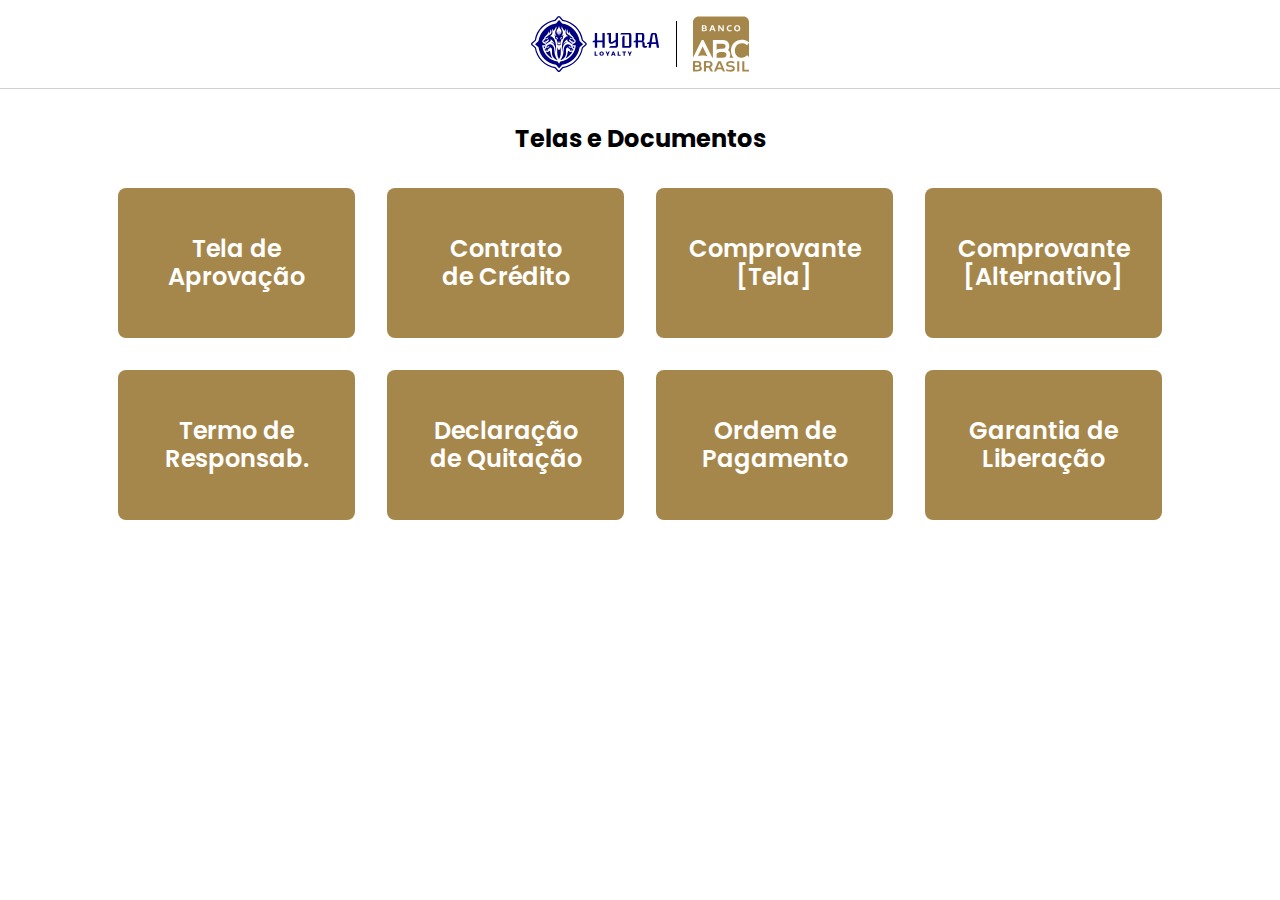
<file: index.html>
<!doctype html>
<html>
    
<head>
    <meta charset="utf-8">
    <title>WebDOCs - ABC</title>
    <link rel="stylesheet" href="estilos/central.css">
    <link rel="icon" href="favicon.png">
</head>
	
<body>
	<header>
		<div class="header">
			<img src="recursos/hydra/logo.svg" alt="Hydra" style="height: 56px;">
			<div class="header-div"></div>
			<img src="recursos/banco/logo.svg" alt="Logo" style="height: 56px;">
		</div>
	</header>
	
	<div class="body">
		<div class="secao-titulo">Telas e Documentos</div>
		<div class="secao">
			<div class="grid-documentos">
				<a class="botao" href="tela/aprovacao">Tela de<br>Aprovação</a>
				<a class="botao" href="documento/contrato-de-credito">Contrato<br>de Crédito</a>
				<a class="botao" href="tela/comprovante">Comprovante<br>[Tela]</a>
				<a class="botao" href="documento/comprovante">Comprovante<br>[Alternativo]</a>
				<a class="botao" href="documento/termo-de-responsabilidade">Termo de<br>Responsab.</a>
				<a class="botao" href="documento/declaracao-de-quitacao">Declaração<br>de Quitação</a>
				<a class="botao" href="documento/ordem-de-pagamento">Ordem de<br>Pagamento</a>
				<a class="botao" href="documento/garantia-de-liberacao">Garantia de<br>Liberação</a>
			</div>
		</div>
	</div>
</body>
	
</html>
</file>
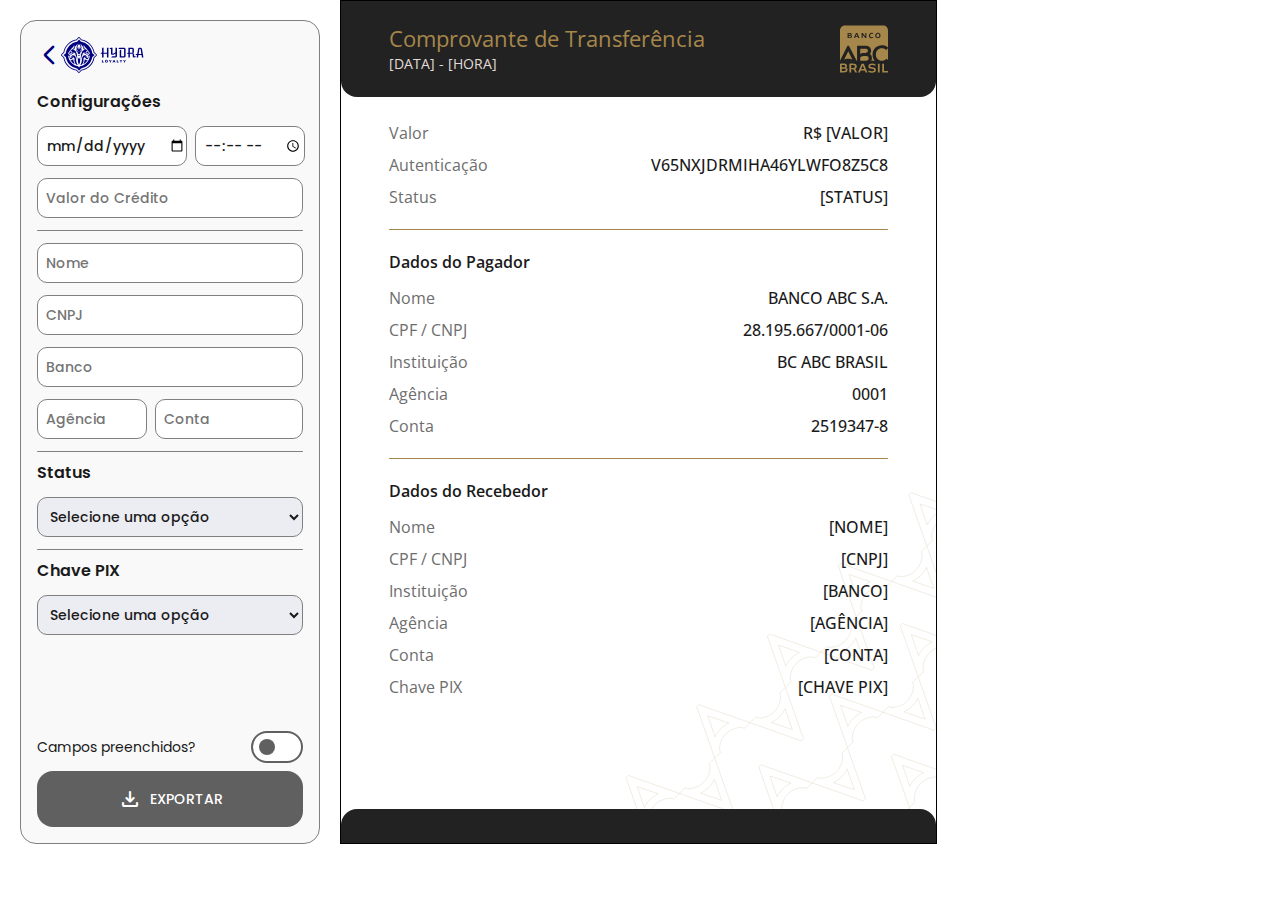
<file: documento/comprovante/index.html>
<!doctype html>
<html>
    
<head>
    <meta charset="UTF-8">
	<meta name="viewport" content="width=device-width, initial-scale=1.0">

	<link rel="icon" href="../../favicon.png">
    <title>Comprovante de Transferência</title>

	<link rel="stylesheet" href="../../estilos/config.css">
	<link rel="stylesheet" href="../../estilos/exportar.css">
	<link rel="stylesheet" href="https://fonts.googleapis.com/css2?family=Material+Symbols+Rounded:opsz,wght,FILL,GRAD@24,400,0,0">

	<link rel="stylesheet" href="../../estilos/documento.css">
</head>
	
<body>
	<div id="config">
        <header>
            <a href="../../">
                <span class="material-symbols-rounded" style="color: var(--hydra-royal);">arrow_back_ios_new</span>
                <img src="../../recursos/hydra/logo.svg" alt="LogoHydra" style="height: 36px;">
            </a>
        </header>
		
        <h1>Configurações</h1>
		<div class="itens-duplo">
			<div class="item">
				<input type="date" id="i-data">
			</div>
			<div class="item" style="min-width: 110px;">
				<input type="time" id="i-hora">
			</div>
		</div>
		<div class="item">
            <input type="text" placeholder="Valor do Crédito" id="i-valor">
        </div>
        
        <div class="divisoria"></div>
        
        <div class="item">
            <input type="text" placeholder="Nome" id="i-nome">
        </div>
		<div class="item">
            <input type="text" placeholder="CNPJ" id="i-cnpj">
        </div>
        <div class="item">
            <input type="text" placeholder="Banco" id="i-banco">
        </div>
		<div class="itens-duplo">
			<div class="item"style="min-width: 110px;">
				<input type="text" placeholder="Agência" id="i-agencia">
			</div>
			<div class="item" style="max-width: 148px;">
				<input type="text" placeholder="Conta" id="i-conta">
			</div>
		</div>
		
		<div class="divisoria"></div>

		<h1 style="margin-top: 8px">Status</h1>
		<div class="item">
			<select id="status-select" required>
				<option value="[STATUS]" disabled selected>Selecione uma opção</option>
				<option value="Efetuada">Efetuada</option>
				<option value="Concluída">Concluída</option>
				<option value="Não concluída">Não concluída</option>
				<option value="Erro na Operação">Erro na operação</option>
				<option value="Outro">Outro (editável)</option>
			</select>

			<input type="text" id="i-status" placeholder="Status" style="display: none;" required>
		</div>
		
		<div class="divisoria"></div>

		<h1 style="margin-top: 8px">Chave PIX</h1>
		<div class="item">
			<select id="pix-select" required>
				<option value="[CHAVE PIX]" disabled selected>Selecione uma opção</option>
				<option value="Não utilizada">Não</option>
				<option value="Sim">Sim (editável)</option>
			</select>
			
			<input type="text" id="i-pix" placeholder="Chave PIX" style="display: none;" required>
		</div>
		
		<div id="campos-preenchidos">
            <span>Campos preenchidos?</span>
            <label class="material-switch">
                <input id="campos-switch" type="checkbox" class="switch-principal">
                <span class="material-slider round"></span>
            </label>
        </div>
		<div id="botao-duplo">
			<button id="exportar">
				<span class="material-symbols-rounded">download</span>
				<span>EXPORTAR</span>
			</button>
		</div>
    </div>
	<div id="comprovante">
		
		<header>
			<div style="display: flex; flex-direction: column; gap: 14px;;">
				<h1 >Comprovante de Transferência</h1>
				<h2 class="data-hora">
					<span class="dh-texto" id="data">[DATA]</span>
					<span class="dh-texto">-</span>
					<span class="dh-texto" id="hora">[HORA]</span>
				</h2>
			</div>
			
			<img src="../../recursos/banco/simbolo.svg" alt="Logo" id="logo" style="height: 48px;">
		</header>
		
		<div class="conteudo">
			<div class="opcoes">
				<div class="linha">
					<h2>Valor</h2>
					<span>R$ <span id="valor">[VALOR]</span></span>
				</div>
				<div class="linha">
					<h2>Autenticação</h2>
					<span id="autenticacao">[AUTENTICAÇÃO]</span>
				</div>
				<div class="linha">
					<h2>Status</h2>
					<span id="status">[STATUS]</span>
				</div>
			</div>
			<div class="divisoria"></div>
			<h1>Dados do Pagador</h1>
			<div class="opcoes" style="margin-top: 8px">
				<div class="linha">
					<h2>Nome</h2>
					<span class="banco-razaosocialCAPS"></span>
				</div>
				<div class="linha">
					<h2>CPF / CNPJ</h2>
					<span class="banco-cnpj"></span>
				</div>
				<div class="linha">
					<h2>Instituição</h2>
					<span class="banco-comprovante"></span>
				</div>
				<div class="linha">
					<h2>Agência</h2>
					<span class="banco-agencia"></span>
				</div>
				<div class="linha">
					<h2>Conta</h2>
					<span class="banco-conta"></span>
				</div>
			</div>
			<div class="divisoria"></div>
			<h1>Dados do Recebedor</h1>
			<div class="opcoes" style="margin-top: 8px">
				<div class="linha">
					<h2>Nome</h2>
					<span id="nome">[NOME]</span>
				</div>
				<div class="linha">
					<h2>CPF / CNPJ</h2>
					<span id="cnpj">[CNPJ]</span>
				</div>
				<div class="linha">
					<h2>Instituição</h2>
					<span id="banco">[BANCO]</span>
				</div>
				<div class="linha">
					<h2>Agência</h2>
					<span id="agencia">[AGÊNCIA]</span>
				</div>
				<div class="linha">
					<h2>Conta</h2>
					<span id="conta">[CONTA]</span>
				</div>
				<div class="linha">
					<h2>Chave PIX</h2>
					<span id="pix">[CHAVE PIX]</span>
				</div>
			</div>
		</div>
		<footer></footer>
	</div>
	
	<script src="../../scripts/banco.js"></script>
	<script src="../../scripts/comprovante/autenticacao.js"></script>

	<script src="../../scripts/comprovante/data-hora.js"></script>
	<script src="../../scripts/comprovante/valor.js"></script>

	<script src="../../scripts/comprovante/cnpj.js"></script>
	<script src="../../scripts/comprovante/inputs.js"></script>

	<script src="../../scripts/comprovante/status.js"></script>
	<script src="../../scripts/comprovante/pix.js"></script>

	<script src="../../scripts/campospreenchidos.js"></script>
	<script src="../../scripts/comprovante/imprimir.js"></script>
	
	<script src="../../scripts/titulo.js"></script>
</body>
	
</html>
</file>
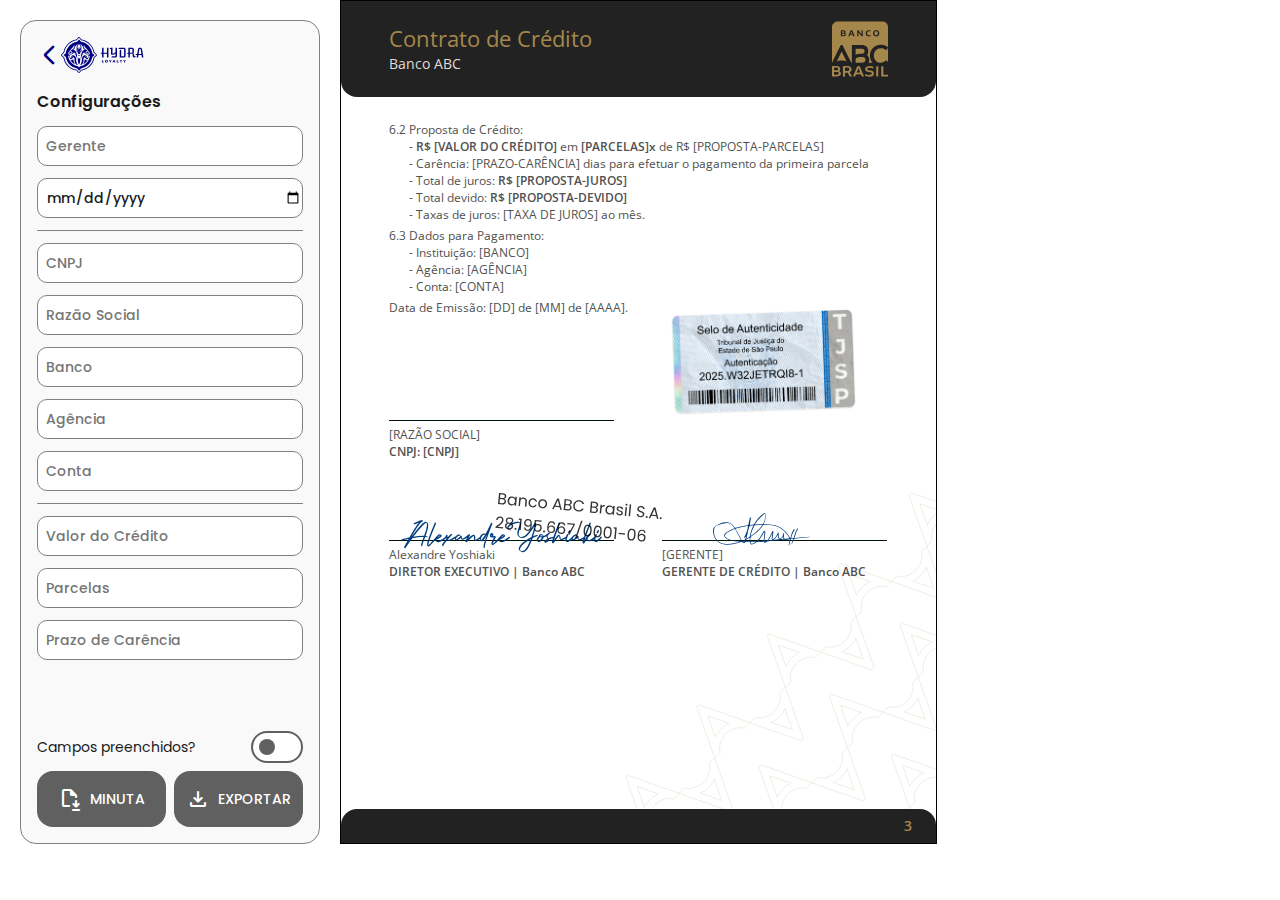
<file: documento/contrato-de-credito/index.html>
<!doctype html>
<html>
    
<head>
    <meta charset="UTF-8">
	<meta name="viewport" content="width=device-width, initial-scale=1.0">

	<link rel="icon" href="../../favicon.png">
    <title>Contrato de Crédito</title>

	<link rel="stylesheet" href="../../estilos/config.css">
	<link rel="stylesheet" href="../../estilos/exportar.css">
	<link rel="stylesheet" href="https://fonts.googleapis.com/css2?family=Material+Symbols+Rounded:opsz,wght,FILL,GRAD@24,400,0,0">

	<link rel="stylesheet" href="../../estilos/documento.css">
</head>

<body>
	<div id="contrato"></div>

	<div id="config">
        <header>
            <a href="../../">
                <span class="material-symbols-rounded" style="color: var(--hydra-royal);">arrow_back_ios_new</span>
                <img src="../../recursos/hydra/logo.svg" alt="LogoHydra" style="height: 36px;">
            </a>
        </header>
		
        <h1>Configurações</h1>
		<div class="item">
            <input type="text" placeholder="Gerente" id="i-gerente">
        </div>
		<div class="item">
            <input type="date" placeholder="00/00/0000" id="i-data">
        </div>
        
        <div class="divisoria"></div>
        
		<div class="item">
            <input type="text" placeholder="CNPJ" id="i-cnpj">
        </div>
        <div class="item">
            <input type="text" placeholder="Razão Social" id="i-razaosocial">
        </div>
        <div class="item">
            <input type="text" placeholder="Banco" id="i-banco">
        </div>
		<div class="item">
            <input type="text" placeholder="Agência" id="i-agencia">
        </div>
		<div class="item">
            <input type="text" placeholder="Conta" id="i-conta">
        </div>

		<div class="divisoria"></div>

		<div class="item">
            <input type="text" placeholder="Valor do Crédito" id="i-valor">
        </div>
		<div class="item">
            <input type="text" placeholder="Parcelas" id="i-parcelas">
        </div>
		<div class="item">
            <input type="text" placeholder="Prazo de Carência" id="i-carencia">
        </div>
		
		<div id="campos-preenchidos">
            <span>Campos preenchidos?</span>
            <label class="material-switch">
                <input id="campos-switch" type="checkbox" class="switch-principal">
                <span class="material-slider round"></span>
            </label>
        </div>
		<div id="botao-duplo">
			<button id="minuta">
				<span class="material-symbols-rounded">file_save</span>
				<span>MINUTA</span>
			</button>
			<button id="exportar">
				<span class="material-symbols-rounded">download</span>
				<span>EXPORTAR</span>
			</button>
		</div>
    </div>
	
	<div id="documento">
		
		<div id="capa">
			<header style="margin-top: 16px">
				<img src="../../recursos/banco/logo-dark.svg" alt="Logo" style="height: 72px;">
			</header>
			<div id="capa-conteudo">
				<img src="../../recursos/banco/capa-foto.png" alt="foto-capa">
				<div style="margin-left: 15px;">
					<h1>Contrato de Crédito</h1>
					<h2 class="banco-nome-ALT"></h2>
					<div style="height: 2px; width: 116px; background-color: var(--abc-principal); margin-top: 24px;"></div>
				</div>
			</div>
			<footer></footer>
		</div>

		<div class="pagina" id="pagina1">
			<header>
				<div style="display: flex; flex-direction: column; gap: 14px;">
					<h1>Contrato de Crédito</h1>
					<h2 class="banco-nome"></h2>
				</div>
				<img src="../../recursos/banco/logo.svg" alt="Logo" id="logo">
			</header>
		
			<div class="conteudo">
				<span class="texto-destaque">Termos e Condições Gerais para Contratação do <span class="banco-razaosocialCAPS"></span> para a Prestação de Serviços de Crédito Empresarial</span>

				<p>Registrado em Cartório do Registro de Títulos e Documentos do Município de São Paulo, Estado de São Paulo.</p>

				<p><span class="banco-razaosocialCAPS"></span>, instituição financeira com sede na <span class="banco-logradouro"></span>, nº <span class="banco-numero"></span>, cidade de <span class="banco-cidade"></span>, Estado de <span class="banco-estado"></span>, CEP: <span class="banco-cep"></span>, inscrito no CNPJ sob o nº <span class="banco-cnpj"></span>.</p>

				<span class="texto-destaque">CLÁUSULA 01 - DO CLIENTE</span>
				<p>1.1. O presente instrumento visa estabelecer as condições pelas quais o <span class="banco-nomeCAPS"></span> prestará ao CLIENTE o serviço de crédito empresarial (definido no item 1.2 abaixo).</p>
				<p>1.2. O <span class="banco-nomeCAPS"></span>, mediante análise de crédito e cadastro, disponibilizará ao CLIENTE, um empréstimo para utilização na forma definida neste contrato, cujos valores, prazos, forma de pagamento, encargos financeiros, tarifas e demais condições, serão pactuados entre o <span class="banco-nomeCAPS"></span> e o CLIENTE à época da efetiva contratação da operação de crédito.</p>
				<p>1.3. O CLIENTE declara-se ciente e concorda que a contratação do empréstimo poderá ser efetuada em quaisquer canais disponibilizados pelo <span class="banco-nomeCAPS"></span> para tal fim. As condições específicas da contratação serão informadas no próprio canal utilizado e, ratificadas por meio de emissão de comprovante de contratação disponibilizado pelo canal utilizado pelo CLIENTE. Exclusivamente nas contratações efetuadas via canal de atendimento do <span class="banco-nomeCAPS"></span> (WhatsApp), o <span class="banco-nomeCAPS"></span> encaminhará ao endereço de correspondência do CLIENTE comunicado contendo as condições específicas da contratação.</p>
				<p>1.4. O <span class="banco-nomeCAPS"></span> não prestará ao CLIENTE quaisquer serviços de assessoria e/ou consultoria de investimentos, podendo o <span class="banco-nomeCAPS"></span> recomendar um profissional 	para resolução e emissão de documentações solicitadas em conformidade aos Termos e Condições Gerais para contratação de Serviços de Crédito Empresarial.</p>

				<span class="texto-destaque">CLÁUSULA 02 - CONDIÇÕES ESPECÍFICAS DA CONTRATAÇÃO</span>
				<p>2.1. O empréstimo objeto deste contrato será contratado exclusivamente pelos meios eletrônicos.</p>
				<p>2.2. O valor do empréstimo contratado será creditado na conta corrente de titularidade do CLIENTE.</p>
				<p>2.3. No ato da contratação, o CLIENTE informará: o valor do empréstimo que deseja contratar; o número de parcelas mensais para o pagamento; o dia do mês para débito das parcelas. O sistema adequará a data da solicitação do empréstimo ao dia escolhido para o débito das parcelas e os encargos incidentes nesse período serão financiados e distribuídos nas parcelas.</p>
				
			</div>
			
			<footer>1</footer>
		</div>
		<div class="pagina" id="pagina2">
			<header>
				<div style="display: flex; flex-direction: column; gap: 14px;">
					<h1>Contrato de Crédito</h1>
					<h2 class="banco-nome"></h2>
				</div>
				<img src="../../recursos/banco/logo.svg" alt="Logo" id="logo">
			</header>
		
			<div class="conteudo">
				<p>2.4. O CLIENTE declara-se ciente e concorda que o valor principal do empréstimo será pago na data de vencimento deste contrato acrescido do valor correspondente aos juros, e demais encargos incidentes na operação.</p>

				<span class="texto-destaque">CLÁUSULA 03 - DO PAGAMENTO</span>
				<p>3.1. A liquidação do valor principal, encargos financeiros e demais despesas da operação de empréstimo será efetuada mediante pagamento de boleto bancário enviado pelo <span class="banco-nomeCAPS"></span> ao e-mail do CLIENTE.</p>
				<p>3.2. O CLIENTE obriga-se a prover os respectivos pagamentos nas datas acordadas neste termo, caso contrário o <span class="banco-nomeCAPS"></span> está autorizado a enquadrar o CLIENTE nas instituições de cobrança financeira responsáveis pelo cadastro do mesmo, sujeito a negativação de Score e impedimento de contratação de crédito com outras instituições financeiras.</p>

				<span class="texto-destaque">CLÁUSULA 04 - ENCARGOS E DESPESAS</span>
				<p>4.1. O CLIENTE será exclusivamente responsável pelos tributos, contribuições, custos adicionais de qualquer natureza incidentes ou que venham a incidir sobre este empréstimo, e despesas relacionadas e/ou decorrentes desta empréstimo, incluindo, sem limitação, as despesas de tarifas bancárias, da cobrança e/ou segurança do presente empréstimo, obrigando-se a imediatamente recolhê-los na forma da legislação em vigor e/ou a pagá-los ou reembolsá-los ao <span class="banco-nomeCAPS"></span>, conforme o caso.</p>

				<span class="texto-destaque">CLÁUSULA 05 - TRATAMENTO E PROTEÇÃO DE DADOS PESSOAIS</span>
				<p>5.1. Nos termos da Lei Geral de Proteção de Dados (Lei nº 13.709/18), o CLIENTE reconhece que o <span class="banco-nomeCAPS"></span> poderá realizar o tratamento de Dados Pessoais com finalidades específicas e de acordo com as bases legais previstas na respectiva Lei, tais como: para o devido cumprimento das obrigações legais e regulatórias, para o exercício regular de direitos e para a proteção do crédito, bem como, sempre que necessário, para a execução dos contratos firmados com seus clientes ou para atender aos interesses legítimos do <span class="banco-nomeCAPS"></span>, de seus clientes ou de terceiros. Para qualquer outra finalidade, para a qual o consentimento do titular deve ser coletado, o tratamento estará condicionado à manifestação livre, informada e inequívoca do titular. Para fins do quanto disposto nesta cláusula, “Dados Pessoais” se refere a todas as informações relacionadas aos representantes legais do CLIENTE.</p>

				<span class="texto-destaque">CLÁUSULA 06 - ASSINATURA DO TERMO DE CONDIÇÕES GERAIS</span>
				<p>6.1. Mediante a assinatura do Termo de Condições Gerais para Contratação do <span class="banco-nome"></span> para a Prestação de Serviços de Crédito Empresarial aqui previstos as partes concordarão em cumprir todas as disposições constantes nestes instrumentos desde o momento em que o crédito for depositado na conta de titularidade do CLIENTE pelo <span class="banco-nomeCAPS"></span>.</p>
			</div>
			
			<footer>2</footer>
		</div>
		<div class="pagina" id="pagina3">
			<header>
				<div style="display: flex; flex-direction: column; gap: 14px;">
					<h1>Contrato de Crédito</h1>
					<h2 class="banco-nome"></h2>
				</div>
				<img src="../../recursos/banco/logo.svg" alt="Logo" id="logo">
			</header>
			
			<div class="conteudo">
				<p>6.2 Proposta de Crédito:
					<br>
					<span class="texto-sumir">1111</span>- <span class="texto-destaque">R$ <span id="valor">[VALOR DO CRÉDITO]</span></span> em <span class="texto-destaque"><span id="parcelas">[PARCELAS]</span>x</span> de R$ <span id="proposta-parcelas">[PROPOSTA-PARCELAS]</span>
					<br>
					<span class="texto-sumir">1111</span>- Carência: <span id="prazo-carencia">[PRAZO-CARÊNCIA]</span> dias para efetuar o pagamento da primeira parcela
					<br>
					<span class="texto-sumir">1111</span>- Total de juros: <span class="texto-destaque">R$ <span id="proposta-juros">[PROPOSTA-JUROS]</span></span>
					<br>
					<span class="texto-sumir">1111</span>- Total devido: <span class="texto-destaque">R$ <span id="proposta-devido">[PROPOSTA-DEVIDO]</span></span>
					<br>
					<span class="texto-sumir">1111</span>- Taxas de juros: <span id="taxa-juros">[TAXA DE JUROS]</span> ao mês.
				</p>

				<p>
					6.3 Dados para Pagamento:
					<br>
					<span class="texto-sumir">1111</span>- Instituição: <span id="banco">[BANCO]</span>
					<br>
					<span class="texto-sumir">1111</span>- Agência: <span id="agencia">[AGÊNCIA]</span>
					<br>
					<span class="texto-sumir">1111</span>- Conta: <span id="conta">[CONTA]</span>
				</p>

				<p>
					<span class="texto-semibold">Data de Emissão: </span><span id="dia">[DD]</span> de <span id="mes">[MM]</span> de <span id="ano">[AAAA]</span>.
				</p>
			</div>
			
			<div class="selos" id="selo">
				<img src="../../recursos/documentos/selo-contrato.png" class="selo" alt="Selo">
			</div>
			
			<div id="assinaturas">
				<div class="a-modelo">
					<div class="a-div"></div>
					<span id="razaosocial">[RAZÃO SOCIAL]</span>
					<span class="texto-destaque">CNPJ: <span id="cnpj">[CNPJ]</span></span>
				</div>
				<div style="margin-top: 80px; display: flex; flex-direction: row; gap: 48px;">
					<div class="a-modelo">
						<img src="../../recursos/banco/diretor.svg" class="svg-diretor" alt="Assinatura do Diretor" id="a-diretor">
						<div class="a-div"></div>
						<span class="banco-diretor">Alexandre Yoshiaki</span>
						<span class="texto-destaque">DIRETOR EXECUTIVO | <span class="banco-nome"></span></span>
					</div>
					<div class="a-modelo">
						<img src="../../recursos/banco/gerente.svg" class="svg-gerente" alt="Assinatura do Gerente" id="a-gerente">
						<div class="a-div"></div>
						<span id="gerente">[GERENTE]</span>
						<span class="texto-destaque">GERENTE DE CRÉDITO | <span class="banco-nome"></span></span>
					</div>
				</div>
			</div>
			
			<footer>3</footer>
		</div>
		
		<div class="contracapa" id="contracapa">
			<img src="../../recursos/banco/logo-dark.svg" alt="Logo" style="height: 136px;">
			<footer></footer>
		</div>
	</div>

	<script src="../../scripts/banco.js"></script>

	<script src="../../scripts/contrato/inputs.js"></script>
	<script src="../../scripts/datas.js"></script>

	<script src="../../scripts/contrato/cnpj.js"></script>
	<script src="../../scripts/contrato/proposta.js"></script>

	<script src="../../scripts/campospreenchidos.js"></script>
	<script src="../../scripts/contrato/imprimir.js"></script>
	<script src="../../scripts/contrato/minuta.js"></script>

	<script src="../../scripts/titulo.js"></script>

	
</body>
</html>
</file>
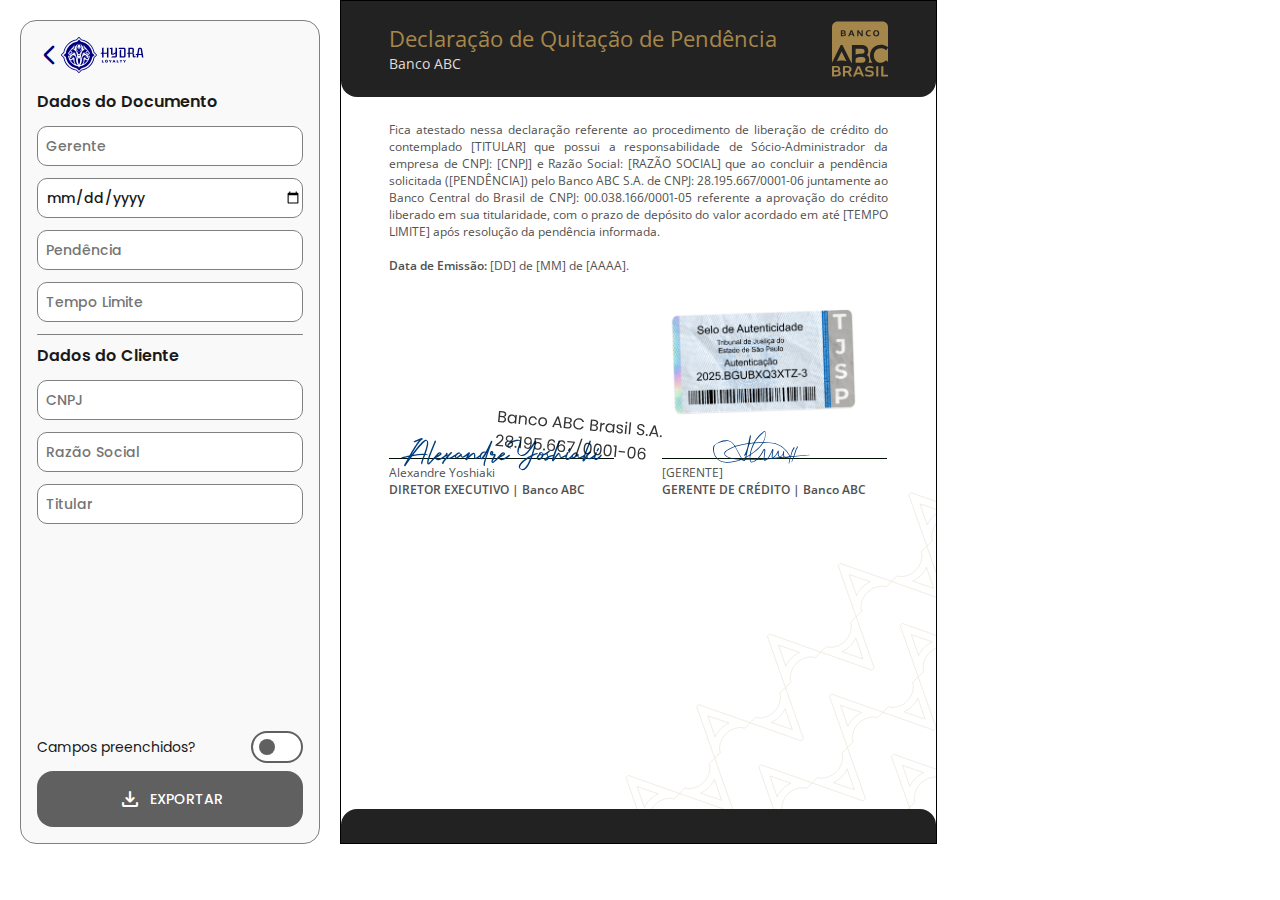
<file: documento/declaracao-de-quitacao/index.html>
<!doctype html>
<html>
    
<head>
    <meta charset="UTF-8">
	<meta name="viewport" content="width=device-width, initial-scale=1.0">

	<link rel="icon" href="../../favicon.png">
    <title>Declaração de Quitação</title>

	<link rel="stylesheet" href="../../estilos/config.css">
	<link rel="stylesheet" href="../../estilos/exportar.css">
	<link rel="stylesheet" href="https://fonts.googleapis.com/css2?family=Material+Symbols+Rounded:opsz,wght,FILL,GRAD@24,400,0,0">

	<link rel="stylesheet" href="../../estilos/documento.css">
</head>
	
<body>
	<div id="declaracao"></div>

	<div id="config">
        <header>
            <a href="../../">
                <span class="material-symbols-rounded" style="color: var(--hydra-royal);">arrow_back_ios_new</span>
                <img src="../../recursos/hydra/logo.svg" alt="LogoHydra" style="height: 36px;">
            </a>
        </header>
        <h1 style="margin-top: 8px">Dados do Documento</h1>
		<div class="item">
            <input type="text" placeholder="Gerente" id="i-gerente">
        </div>
		<div class="item">
            <input type="date" placeholder="00/00/0000" id="i-data">
        </div>
		<div class="item">
            <input type="text" placeholder="Pendência" id="i-pendencia">
        </div>
		<div class="item">
            <input type="text" placeholder="Tempo Limite" id="i-tempo">
        </div>
        
        <div class="divisoria"></div>

        <h1 style="margin-top: 8px">Dados do Cliente</h1>
		<div class="item">
            <input type="text" placeholder="CNPJ" id="i-cnpj">
        </div>
        <div class="item">
            <input type="text" placeholder="Razão Social" id="i-razaosocial">
        </div>
        <div class="item">
            <input type="text" placeholder="Titular" id="i-titular">
        </div>
		
		<div id="campos-preenchidos">
            <span>Campos preenchidos?</span>
            <label class="material-switch">
                <input id="campos-switch" type="checkbox" class="switch-principal">
                <span class="material-slider round"></span>
            </label>
        </div>
		<div id="botao-duplo">
			<button id="exportar">
				<span class="material-symbols-rounded">download</span>
				<span>EXPORTAR</span>
			</button>
		</div>
    </div>
	
	<div class="pagina" id="pagina1">
			
		<header>
			<div style="display: flex; flex-direction: column; gap: 14px;">
				<h1>Declaração de Quitação de Pendência</h1>
				<h2 class="banco-nome"></h2>
			</div>
			<img src="../../recursos/banco/logo.svg" alt="Logo" id="logo">
		</header>
		
		<div class="conteudo">
			<p>
				Fica atestado nessa declaração referente ao procedimento de liberação de crédito do contemplado <span id="titular">[TITULAR]</span> que possui a responsabilidade de Sócio-Administrador da empresa de CNPJ: <span id="cnpj">[CNPJ]</span> e Razão Social: <span id="razaosocial">[RAZÃO SOCIAL]</span> que ao concluir a pendência solicitada (<span id="pendencia">[PENDÊNCIA]</span>) pelo <span class="banco-razaosocial"></span> de CNPJ: <span class="banco-cnpj"></span> juntamente ao Banco Central do Brasil de CNPJ: 00.038.166/0001-05 referente a aprovação do crédito liberado em sua titularidade, com o prazo de depósito do valor acordado em até <span id="tempo-limite">[TEMPO LIMITE]</span> após resolução da pendência informada.
				<br><br>
				<span class="texto-destaque">Data de Emissão: </span><span id="dia">[DD]</span> de <span id="mes">[MM]</span> de <span id="ano">[AAAA]</span>.
			</p>
		</div>
		
		<div id="assinaturas">
			<div style="margin-top: 80px; display: flex; flex-direction: row; gap: 48px;">
				<div class="a-modelo">
					<img src="../../recursos/banco/diretor.svg" class="svg-diretor" alt="Assinatura do Diretor" id="a-diretor">
					<div class="a-div"></div>
					<span class="banco-diretor">Alexandre Yoshiaki</span>
					<span class="texto-destaque">DIRETOR EXECUTIVO | <span class="banco-nome"></span></span>
				</div>
				<div class="a-modelo">
					<img src="../../recursos/banco/gerente.svg" class="svg-gerente" alt="Assinatura do Gerente" id="a-gerente">
					<div class="a-div"></div>
					<span id="gerente">[GERENTE]</span>
					<span class="texto-destaque">GERENTE DE CRÉDITO | <span class="banco-nome"></span></span>
				</div>
			</div>
		</div>
		
		<div class="selos" id="selo">
			<img src="../../recursos/documentos/selo-declaracao.png" class="selo" alt="Selo">
		</div>

		<footer></footer>
		
	</div>

	<script src="../../scripts/banco.js"></script>

	<script src="../../scripts/declaracao/cnpj.js"></script>
	
	<script src="../../scripts/datas.js"></script>
	<script src="../../scripts/declaracao/inputs.js"></script>

	<script src="../../scripts/campospreenchidos.js"></script>
	<script src="../../scripts/declaracao/imprimir.js"></script>

	<script src="../../scripts/titulo.js"></script>
</body>
	
</html>
</file>
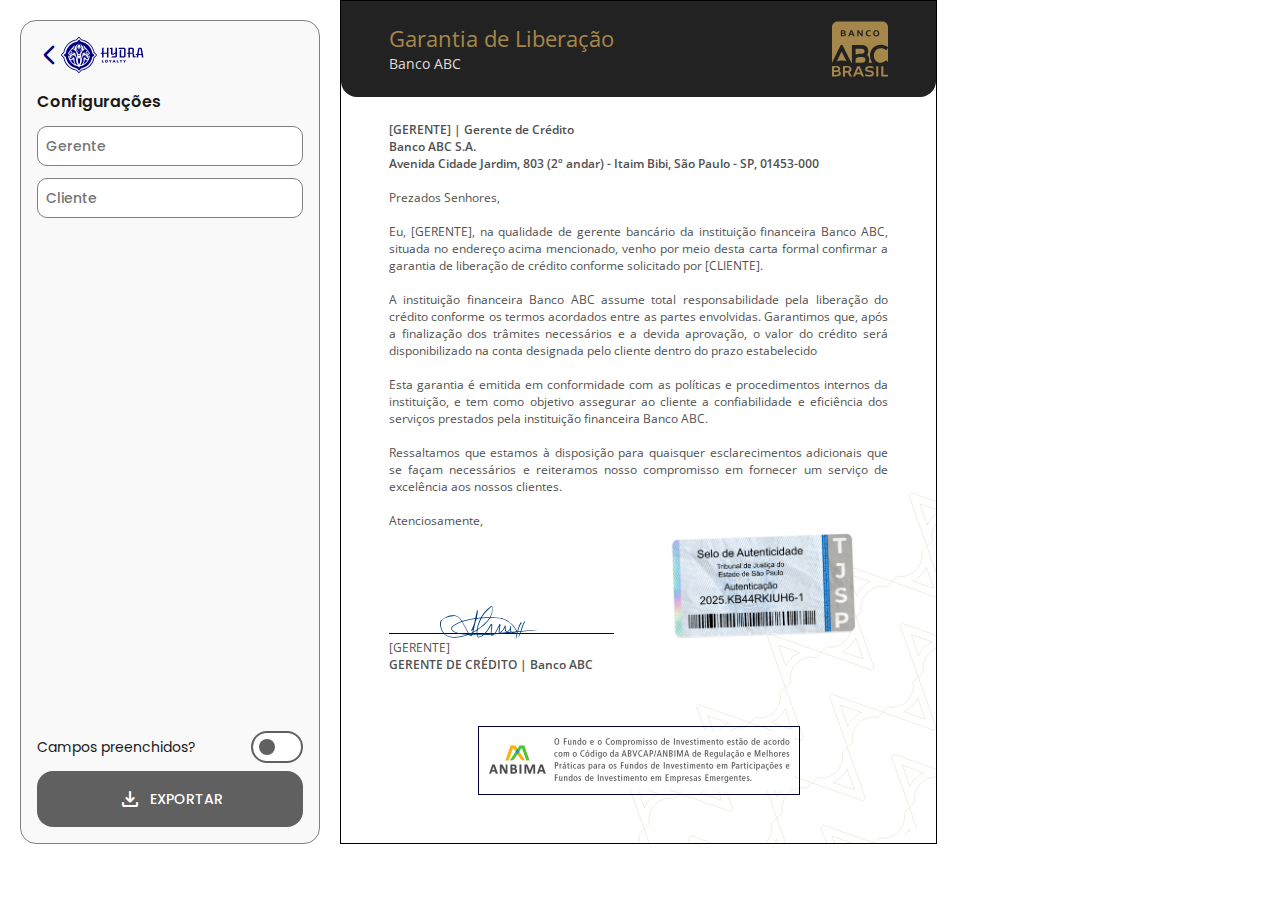
<file: documento/garantia-de-liberacao/index.html>
<!doctype html>
<html>
    
<head>
    <meta charset="UTF-8">
	<meta name="viewport" content="width=device-width, initial-scale=1.0">

	<link rel="icon" href="../../favicon.png">
    <title>Garantia de Liberação</title>

	<link rel="stylesheet" href="../../estilos/config.css">
	<link rel="stylesheet" href="../../estilos/exportar.css">
	<link rel="stylesheet" href="https://fonts.googleapis.com/css2?family=Material+Symbols+Rounded:opsz,wght,FILL,GRAD@24,400,0,0">

	<link rel="stylesheet" href="../../estilos/documento.css">
</head>
	
<body>
	<div id="garantia"></div>

	<div id="config">
		<header>
            <a href="../../">
                <span class="material-symbols-rounded" style="color: var(--hydra-royal);">arrow_back_ios_new</span>
                <img src="../../recursos/hydra/logo.svg" alt="LogoHydra" style="height: 36px;">
            </a>
        </header>
        <h1 style="margin-top: 8px">Configurações</h1>
		<div class="item">
            <input type="text" placeholder="Gerente" id="i-gerente">
        </div>
		<div class="item">
            <input type="text" placeholder="Cliente" id="i-cliente">
        </div>
		
		<div id="campos-preenchidos">
            <span>Campos preenchidos?</span>
            <label class="material-switch">
                <input id="campos-switch" type="checkbox" class="switch-principal">
                <span class="material-slider round"></span>
            </label>
        </div>
		<div id="botao-duplo">
			<button id="exportar">
				<span class="material-symbols-rounded">download</span>
				<span>EXPORTAR</span>
			</button>
		</div>
	</div>
	<div class="pagina" id="pagina1">
			
		<header>
			<div style="display: flex; flex-direction: column; gap: 14px;">
				<h1>Garantia de Liberação</h1>
				<h2 class="banco-nome"></h2>
			</div>
			<img src="../../recursos/banco/logo.svg" alt="Logo" id="logo">
		</header>
		
		<div class="conteudo">
			<p>
				<span class="texto-destaque">
					<span id="gerente1">[GERENTE]</span> | Gerente de Crédito
					<br>
					<span class="banco-razaosocial"></span>
					<br>
					<span class="banco-logradouro"></span>, <span class="banco-numero"></span> - <span class="banco-bairro"></span>, <span class="banco-cidade"></span> - <span class="banco-uf"></span>, <span class="banco-cep"></span>
				</span>
				<br>
				<br>
				Prezados Senhores,
				<br><br>
				Eu, <span id="gerente2">[GERENTE]</span>, na qualidade de gerente bancário da instituição financeira <span class="banco-nome"></span>, situada no endereço acima mencionado, venho por meio desta carta formal confirmar a garantia de liberação de crédito conforme solicitado por <span id="cliente">[CLIENTE]</span>.
				<br><br>
				A instituição financeira <span class="banco-nome"></span> assume total responsabilidade pela liberação do crédito conforme os termos acordados entre as partes envolvidas. Garantimos que, após a finalização dos trâmites necessários e a devida aprovação, o valor do crédito será disponibilizado na conta designada pelo cliente dentro do prazo estabelecido
				<br><br>
				Esta garantia é emitida em conformidade com as políticas e procedimentos internos da instituição, e tem como objetivo assegurar ao cliente a confiabilidade e eficiência dos serviços prestados pela instituição financeira <span class="banco-nome"></span>.
				<br><br>
				Ressaltamos que estamos à disposição para quaisquer esclarecimentos adicionais que se façam necessários e reiteramos nosso compromisso em fornecer um serviço de excelência aos nossos clientes.
				<br><br>
				Atenciosamente,
			</p>
		</div>
		
		<div id="assinaturas">
			<div style="margin-top: 0px; display: flex; flex-direction: row; gap: 48px;">
				<div class="a-modelo">
					<img src="../../recursos/banco/gerente.svg" class="svg-gerente" alt="Assinatura do Gerente" id="a-gerente">
					<div class="a-div"></div>
					<span id="gerente3">[GERENTE]</span>
					<span class="texto-destaque">GERENTE DE CRÉDITO | <span class="banco-nome"></span></span>
				</div>
			</div>
		</div>

		<div class="selos" style="bottom: 200px">
			<img src="../../recursos/documentos/selo-garantia.png" class="selo" alt="Selo">
		</div>
		
		<img src="../../recursos/documentos/anbima.png" alt="Selo - Anbima" style="width: 322px; position: absolute; bottom: 48px;align-self: center;">
	</div>
	
	<script src="../../scripts/banco.js"></script>

	<script src="../../scripts/garantia/inputs.js"></script>

	<script src="../../scripts/campospreenchidos.js"></script>
	<script src="../../scripts/garantia/imprimir.js"></script>

	<script src="../../scripts/titulo.js"></script>
</body>
	
</html>
</file>
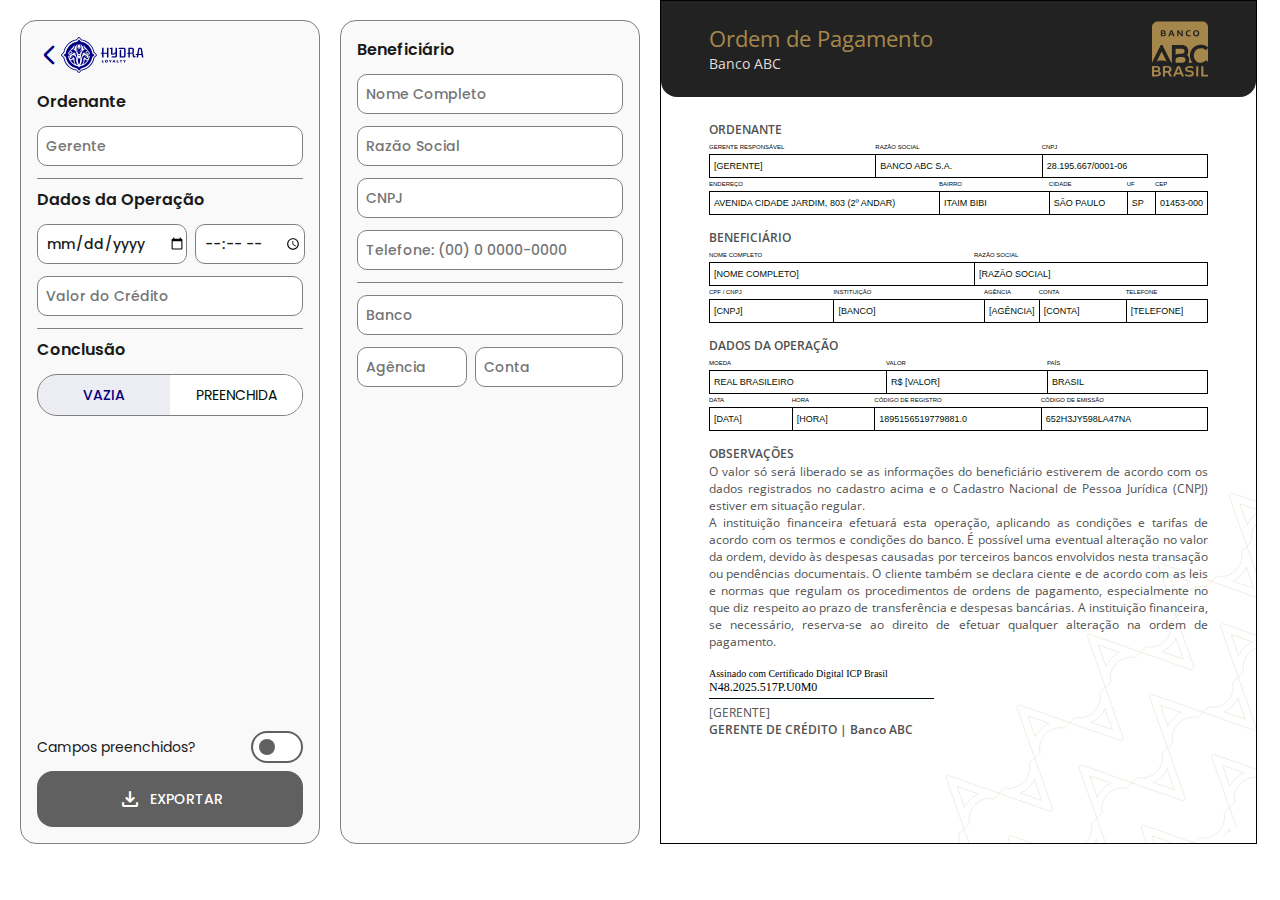
<file: documento/ordem-de-pagamento/index.html>
<!doctype html>
<html>
    
<head>
    <meta charset="UTF-8">
	<meta name="viewport" content="width=device-width, initial-scale=1.0">

	<link rel="icon" href="../../favicon.png">
    <title>Ordem de Pagamento</title>

	<link rel="stylesheet" href="../../estilos/config.css">
	<link rel="stylesheet" href="../../estilos/exportar.css">
	<link rel="stylesheet" href="https://fonts.googleapis.com/css2?family=Material+Symbols+Rounded:opsz,wght,FILL,GRAD@24,400,0,0">

	<link rel="stylesheet" href="../../estilos/documento.css">
</head>
	
<body>
	<div id="ordem"></div>

	<div id="config">
        <header>
            <a href="../../">
                <span class="material-symbols-rounded" style="color: var(--hydra-royal);">arrow_back_ios_new</span>
                <img src="../../recursos/hydra/logo.svg" alt="LogoHydra" style="height: 36px;">
            </a>
        </header>
        <h1>Ordenante</h1>
		<div class="item">
            <input type="text" placeholder="Gerente" id="i-gerente">
        </div>

		<div class="divisoria"></div>

		<h1 style="margin-top: 8px">Dados da Operação</h1>
		<div class="itens-duplo">
			<div class="item">
				<input type="date" id="i-data">
			</div>
			<div class="item" style="min-width: 110px;">
				<input type="time" id="i-hora">
			</div>
		</div>
		<div class="item">
            <input type="text" placeholder="Valor do Crédito" id="i-valor">
        </div>
        
        <div class="divisoria"></div>

		<h1 style="margin-top: 8px">Conclusão</h1>
		<div class="item">
			<div class="segmented-control">
				<input type="radio" id="sem" value="sem" name="conclusao"checked>
				<label for="sem">VAZIA</label>
				<input type="radio" id="com" value="com" name="conclusao">
				<label for="com">PREENCHIDA</label>
			</div>
			
			<div class="config-descricao" id="conclusao-descricao" style="display: none;">
				<b>Texto para horário:</b> (clique para copiar)
				<br>
				<span id="copiar" onclick="copiarTexto()">Esta ordem de pagamento foi emitida para conclusão às [HORÁRIO]. Caso a pendência do documento não seja solucionada até o horário informado, a ordem de pagamento será cancelada.</span>
			</div>
			<input type="text" style="display: none; white-space: pre-wrap;" id="i-conclusao" placeholder="Digite aqui">
		</div>
		
		<div id="campos-preenchidos">
            <span>Campos preenchidos?</span>
            <label class="material-switch">
                <input id="campos-switch" type="checkbox" class="switch-principal">
                <span class="material-slider round"></span>
            </label>
        </div>
		<div id="botao-duplo">
			<button id="exportar">
				<span class="material-symbols-rounded">download</span>
				<span>EXPORTAR</span>
			</button>
		</div>
    </div>

	<div id="config2">
		<h1>Beneficiário</h1>
		<div class="item">
            <input type="text" placeholder="Nome Completo" id="i-nome">
        </div>
		<div class="item">
            <input type="text" placeholder="Razão Social" id="i-razaosocial">
        </div>
		<div class="item">
            <input type="text" placeholder="CNPJ" id="i-cnpj">
        </div>
		<div class="item">
            <input type="text" placeholder="Telefone: (00) 0 0000-0000" id="i-telefone">
        </div>

		<div class="divisoria"></div>

        <div class="item">
            <input type="text" placeholder="Banco" id="i-banco">
        </div>
		<div class="itens-duplo">
			<div class="item"style="min-width: 110px;">
				<input type="text" placeholder="Agência" id="i-agencia">
			</div>
			<div class="item" style="max-width: 148px;">
				<input type="text" placeholder="Conta" id="i-conta">
			</div>
		</div>
	</div>

	<div class="pagina" id="pagina1">
			
		<header>
			<div style="display: flex; flex-direction: column; gap: 14px;">
				<h1>Ordem de Pagamento</h1>
				<h2 class="banco-nome"></h2>
			</div>
			<img src="../../recursos/banco/logo.svg" alt="Logo" id="logo">
		</header>
		
		<div class="conteudo">
			<div>
				<div class="texto-destaque" style="margin-bottom: 5px; line-height: 18px;">ORDENANTE</div>
				<div class="tabela">
					<div class="linha">
						<div class="bloco" style="width: 178px;">
							<div class="bloco-titulo">GERENTE RESPONSÁVEL</div>
							<div class="slot"><span id="gerente1">[GERENTE]</span></div>
						</div>
						<div class="bloco" style="margin-left: -1px; width: 178px;">
							<div class="bloco-titulo">RAZÃO SOCIAL</div>
							<div class="slot"><span class="banco-razaosocial"></span></div>
						</div>
						<div class="bloco" style="margin-left: -1px; width: 177px;">
							<div class="bloco-titulo">CNPJ</div>
							<div class="slot"><span class="banco-cnpj"></span></div>
						</div>
					</div>
					<div class="linha">
						<div class="bloco">
							<div class="bloco-titulo" style="width: 231px;">ENDEREÇO</div>
							<div class="slot"><span class="banco-logradouro"></span>, <span class="banco-numero"></span></div>
						</div>
						<div class="bloco" style="margin-left: -1px; width: 125px;">
							<div class="bloco-titulo">BAIRRO</div>
							<div class="slot"><span class="banco-bairro"></span></div>
						</div>
						<div class="bloco" style="margin-left: -1px; width: 89px;">
							<div class="bloco-titulo">CIDADE</div>
							<div class="slot"><span class="banco-cidade"></span></div>
						</div>
						<div class="bloco" style="margin-left: -1px; width: 33px;">
							<div class="bloco-titulo">UF</div>
							<div class="slot"><span class="banco-uf"></span></div>
						</div>
						<div class="bloco" style="margin-left: -1px; width: 57px;">
							<div class="bloco-titulo">CEP</div>
							<div class="slot"><span class="banco-cep"></span></div>
						</div>
					</div>
				</div>
			</div>
			<div>
				<div class="texto-destaque" style="margin-top: 10px; margin-bottom: 5px; line-height: 18px;">BENEFICIÁRIO</div>
				<div class="tabela">
					<div class="linha">
						<div class="bloco">
							<div class="bloco-titulo" style="width: 266px;">NOME COMPLETO</div>
							<div class="slot"><span id="nome-completo">[NOME COMPLETO]</span></div>
						</div>
						<div class="bloco" style="margin-left: -1px; width: 266px;">
							<div class="bloco-titulo">RAZÃO SOCIAL</div>
							<div class="slot"><span id="razaosocial">[RAZÃO SOCIAL]</span></div>
						</div>
					</div>
					<div class="linha">
						<div class="bloco" style="width: 134px;">
							<div class="bloco-titulo">CPF / CNPJ</div>
							<div class="slot"><span id="cnpj">[CNPJ]</span></div>
						</div>
						<div class="bloco" style="margin-left: -1px; width: 162px;">
							<div class="bloco-titulo">INSTITUIÇÃO</div>
							<div class="slot"><span id="banco">[BANCO]</span></div>
						</div>
						<div class="bloco" style="margin-left: -1px; width: 57px;">
							<div class="bloco-titulo">AGÊNCIA</div>
							<div class="slot"><span id="agencia">[AGÊNCIA]</span></div>
						</div>
						<div class="bloco" style="margin-left: -1px; width: 94px;">
							<div class="bloco-titulo">CONTA</div>
							<div class="slot"><span id="conta">[CONTA]</span></div>
						</div>
						<div class="bloco" style="margin-left: -1px; width: 88px;">
							<div class="bloco-titulo">TELEFONE</div>
							<div class="slot"><span id="telefone">[TELEFONE]</span></div>
						</div>
					</div>
				</div>
			</div>
			<div>
				<div class="texto-destaque" style="margin-top: 10px; margin-bottom: 5px; line-height: 18px;">DADOS DA OPERAÇÃO</div>
				<div class="tabela">
					<div class="linha">
						<div class="bloco">
							<div class="bloco-titulo" style="width: 178px;">MOEDA</div>
							<div class="slot">REAL BRASILEIRO</div>
						</div>
						<div class="bloco" style="margin-left: -1px; width: 178px;">
							<div class="bloco-titulo">VALOR</div>
							<div class="slot">R$ <span id="valor">[VALOR]</span></div>
						</div>
						<div class="bloco" style="margin-left: -1px; width: 177px;">
							<div class="bloco-titulo">PAÍS</div>
							<div class="slot">BRASIL</div>
						</div>
					</div>
					<div class="linha">
						<div class="bloco" style="width: 89px;">
							<div class="bloco-titulo">DATA</div>
							<div class="slot"><span id="data">[DATA]</span></div>
						</div>
						<div class="bloco" style="margin-left: -1px; width: 89px;">
							<div class="bloco-titulo">HORA</div>
							<div class="slot"><span id="hora">[HORA]</span></div>
						</div>
						<div class="bloco" style="margin-left: -1px; width: 178px;">
							<div class="bloco-titulo">CÓDIGO DE REGISTRO</div>
							<div class="slot"><span id="cod-registro">[REGISTRO]</span></div>
						</div>
						<div class="bloco" style="margin-left: -1px; width: 178px;">
							<div class="bloco-titulo">CÓDIGO DE EMISSÃO</div>
							<div class="slot"><span id="cod-emissao">[EMISSÃO]</span></div>
						</div>
					</div>
				</div>
			</div>
			<div class="observacoes">
				<div class="texto-destaque" style="margin-top: 10px; line-height: 18px;">OBSERVAÇÕES</div>
				<p>O valor só será liberado se as informações do beneficiário estiverem de acordo com os dados registrados no cadastro acima e o Cadastro Nacional de Pessoa Jurídica (CNPJ) estiver em situação regular.</p>
				<p>A instituição financeira efetuará esta operação, aplicando as condições e tarifas de acordo com os termos e condições do banco. É possível uma eventual alteração no valor da ordem, devido às despesas causadas por terceiros bancos envolvidos nesta transação ou pendências documentais. O cliente também se declara ciente e de acordo com as leis e normas que regulam os procedimentos de ordens de pagamento, especialmente no que diz respeito ao prazo de transferência e despesas bancárias. A instituição financeira, se necessário, reserva-se ao direito de efetuar qualquer alteração na ordem de pagamento.</div>
				<p><span id="conclusao">[CONCLUSÃO]</span></p>					
			</div>

			<div id="assinaturas" style="margin-top: 20px;">
				<div class="a-modelo">
					<div class="a-digital">
						<div class="digital-texto">Assinado com Certificado Digital ICP Brasil</div>
						<div class="digital-texto" style="font-size: 12px; line-height: 15px"><span id="assinatura">[ASSINATURA]</span></div>
					</div>
					<div class="a-div"></div>
					<span id="gerente2">[GERENTE]</span>
					<span class="texto-destaque">GERENTE DE CRÉDITO | <span class="banco-nome"></span></span>
				</div>
			</div>
		</div>
		
		
		
	</div>

	<script src="../../scripts/banco.js"></script>

	<script src="../../scripts/ordem/registro.js"></script>
	<script src="../../scripts/ordem/emissao.js"></script>
	<script src="../../scripts/ordem/assinatura.js"></script>

	<script src="../../scripts/ordem/cnpj.js"></script>
	
	<script src="../../scripts/ordem/data-hora.js"></script>
	<script src="../../scripts/ordem/valor.js"></script>
	<script src="../../scripts/ordem/inputs.js"></script>
	<script src="../../scripts/ordem/telefone.js"></script>

	<script src="../../scripts/ordem/copiar.js"></script>
	<script src="../../scripts/ordem/conclusao.js"></script>

	<script src="../../scripts/campospreenchidos.js"></script>
	<script src="../../scripts/ordem/imprimir.js"></script>

	<script src="../../scripts/titulo.js"></script>
</body>
	
</html>
</file>
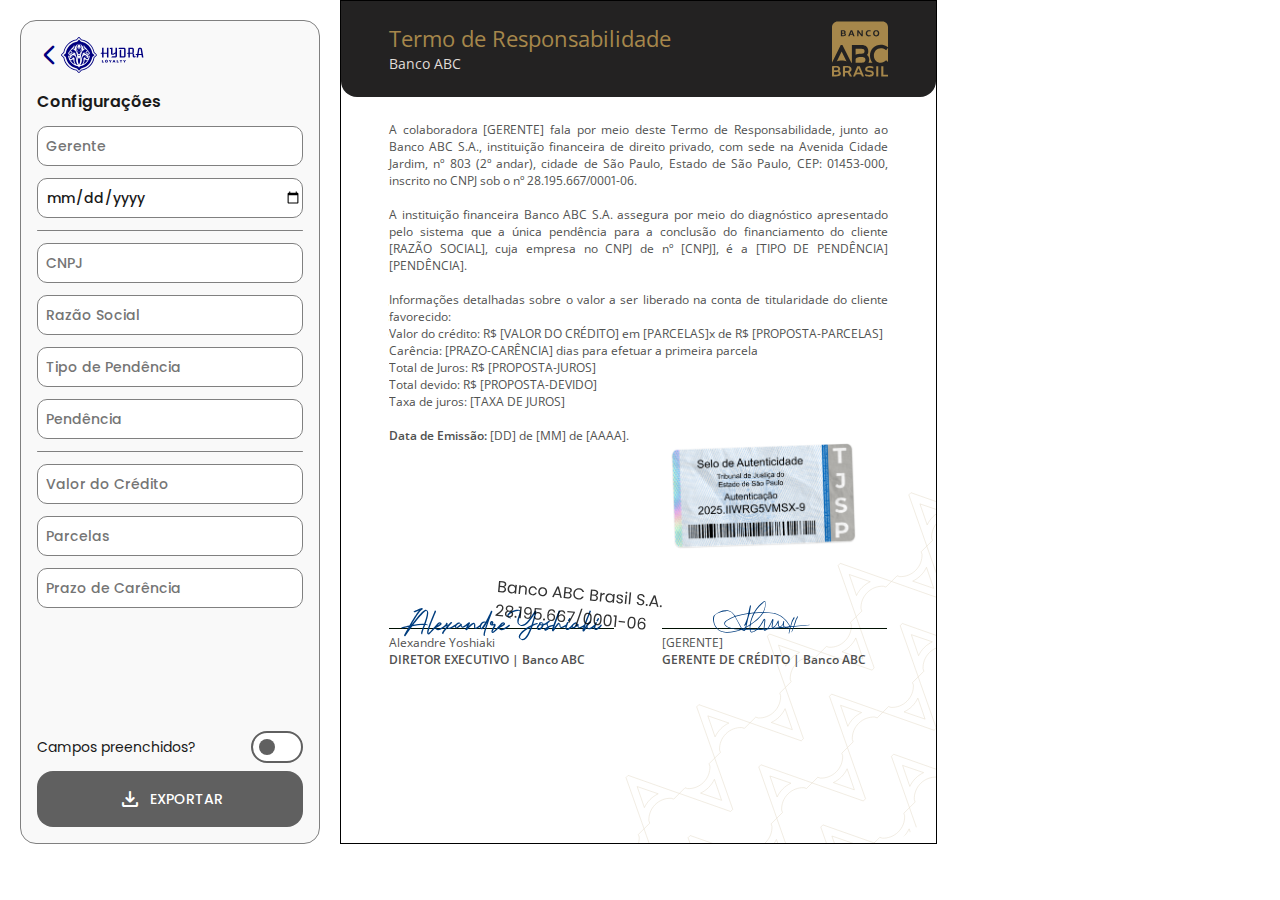
<file: documento/termo-de-responsabilidade/index.html>
<!doctype html>
<html>
    
<head>
    <meta charset="UTF-8">
	<meta name="viewport" content="width=device-width, initial-scale=1.0">

	<link rel="icon" href="../../favicon.png">
    <title>Termo de Responsabilidade</title>

	<link rel="stylesheet" href="../../estilos/config.css">
	<link rel="stylesheet" href="../../estilos/exportar.css">
	<link rel="stylesheet" href="https://fonts.googleapis.com/css2?family=Material+Symbols+Rounded:opsz,wght,FILL,GRAD@24,400,0,0">

	<link rel="stylesheet" href="../../estilos/documento.css">
</head>
	
<body>
	<div id="termo"></div>

	<div id="config">
        <header>
            <a href="../../">
                <span class="material-symbols-rounded" style="color: var(--hydra-royal);">arrow_back_ios_new</span>
                <img src="../../recursos/hydra/logo.svg" alt="LogoHydra" style="height: 36px;">
            </a>
        </header>
        <h1>Configurações</h1>
		<div class="item">
            <input type="text" placeholder="Gerente" id="i-gerente">
        </div>
		<div class="item">
            <input type="date" placeholder="00/00/0000" id="i-data">
        </div>
        
        <div class="divisoria"></div>
        
		<div class="item">
            <input type="text" placeholder="CNPJ" id="i-cnpj">
        </div>
        <div class="item">
            <input type="text" placeholder="Razão Social" id="i-razaosocial">
        </div>
        <div class="item">
            <input type="text" placeholder="Tipo de Pendência" id="i-tipo">
        </div>
		<div class="item">
            <input type="text" placeholder="Pendência" id="i-pendencia">
        </div>

		<div class="divisoria"></div>

		<div class="item">
            <input type="text" placeholder="Valor do Crédito" id="i-valor">
        </div>
		<div class="item">
            <input type="text" placeholder="Parcelas" id="i-parcelas">
        </div>
		<div class="item">
            <input type="text" placeholder="Prazo de Carência" id="i-carencia">
        </div>
		
		<div id="campos-preenchidos">
            <span>Campos preenchidos?</span>
            <label class="material-switch">
                <input id="campos-switch" type="checkbox" class="switch-principal">
                <span class="material-slider round"></span>
            </label>
        </div>
		<div id="botao-duplo">
			<button id="exportar">
				<span class="material-symbols-rounded">download</span>
				<span>EXPORTAR</span>
			</button>
		</div>
    </div>

	<div class="pagina" id="pagina1">
			
		<header>
			<div style="display: flex; flex-direction: column; gap: 14px;">
				<h1>Termo de Responsabilidade</h1>
				<h2 class="banco-nome"></h2>
			</div>
			<img src="../../recursos/banco/logo.svg" alt="Logo" id="logo">
		</header>
		
		<div class="conteudo">
			<p>
				A colaboradora <span id="gerente1">[GERENTE]</span> fala por meio deste Termo de Responsabilidade, junto ao <span class="banco-razaosocial"></span>, instituição financeira de direito privado, com sede na <span class="banco-logradouro"></span>, nº <span class="banco-numero"></span>, cidade de <span class="banco-cidade"></span>, Estado de <span class="banco-estado"></span>, CEP: <span class="banco-cep"></span>, inscrito no CNPJ sob o nº <span class="banco-cnpj"></span>.
				<br><br>
				A instituição financeira <span class="banco-razaosocial"></span> assegura por meio do diagnóstico apresentado pelo sistema que a única pendência para a conclusão do financiamento do cliente <span id="razaosocial">[RAZÃO SOCIAL]</span>, cuja empresa no CNPJ de nº <span id="cnpj">[CNPJ]</span>, é a <span id="tipo-pendencia">[TIPO DE PENDÊNCIA]</span> <span id="pendencia">[PENDÊNCIA]</span>.
				<br><br>
				Informações detalhadas sobre o valor a ser liberado na conta de titularidade do cliente favorecido:
				<br>
				Valor do crédito: R$ <span id="valor">[VALOR DO CRÉDITO]</span> em <span id="parcelas">[PARCELAS]</span>x de R$ <span id="proposta-parcelas">[PROPOSTA-PARCELAS]</span>
				<br>
				Carência: <span id="prazo-carencia">[PRAZO-CARÊNCIA]</span> dias para efetuar a primeira parcela
				<br>
				Total de Juros: R$ <span id="proposta-juros">[PROPOSTA-JUROS]</span>
				<br>
				Total devido: R$ <span id="proposta-devido">[PROPOSTA-DEVIDO]</span>
				<br>
				Taxa de juros: <span id="taxa-juros">[TAXA DE JUROS]</span>
				<br><br>
				<span class="texto-destaque">Data de Emissão: </span><span id="dia">[DD]</span> de <span id="mes">[MM]</span> de <span id="ano">[AAAA]</span>.
			</p>
		</div>
		
		<div id="assinaturas">
			<div style="margin-top: 80px; display: flex; flex-direction: row; gap: 48px;">
				<div class="a-modelo">
					<img src="../../recursos/banco/diretor.svg" class="svg-diretor" alt="Assinatura do Diretor" id="a-diretor">
					<div class="a-div"></div>
					<span class="banco-diretor">Alexandre Yoshiaki</span>
					<span class="texto-destaque">DIRETOR EXECUTIVO | <span class="banco-nome"></span></span>
				</div>
				<div class="a-modelo">
					<img src="../../recursos/banco/gerente.svg" class="svg-gerente" alt="Assinatura do Gerente" id="a-gerente">
					<div class="a-div"></div>
					<span id="gerente2">[GERENTE]</span>
					<span class="texto-destaque">GERENTE DE CRÉDITO | <span class="banco-nome"></span></span>
				</div>
			</div>
		</div>
		
		<div class="selos" id="selo" style="bottom: 290px">
			<img src="../../recursos/documentos/selo-termo.png" class="selo" alt="Selo">
		</div>
		
	</div>

	<script src="../../scripts/banco.js"></script>

	<script src="../../scripts/datas.js"></script>
	<script src="../../scripts/termo/inputs.js"></script>

	<script src="../../scripts/termo/cnpj.js"></script>
	<script src="../../scripts/termo/proposta.js"></script>
	
	<script src="../../scripts/campospreenchidos.js"></script>
	<script src="../../scripts/termo/imprimir.js"></script>

	<script src="../../scripts/titulo.js"></script>
</body>
	
</html>
</file>
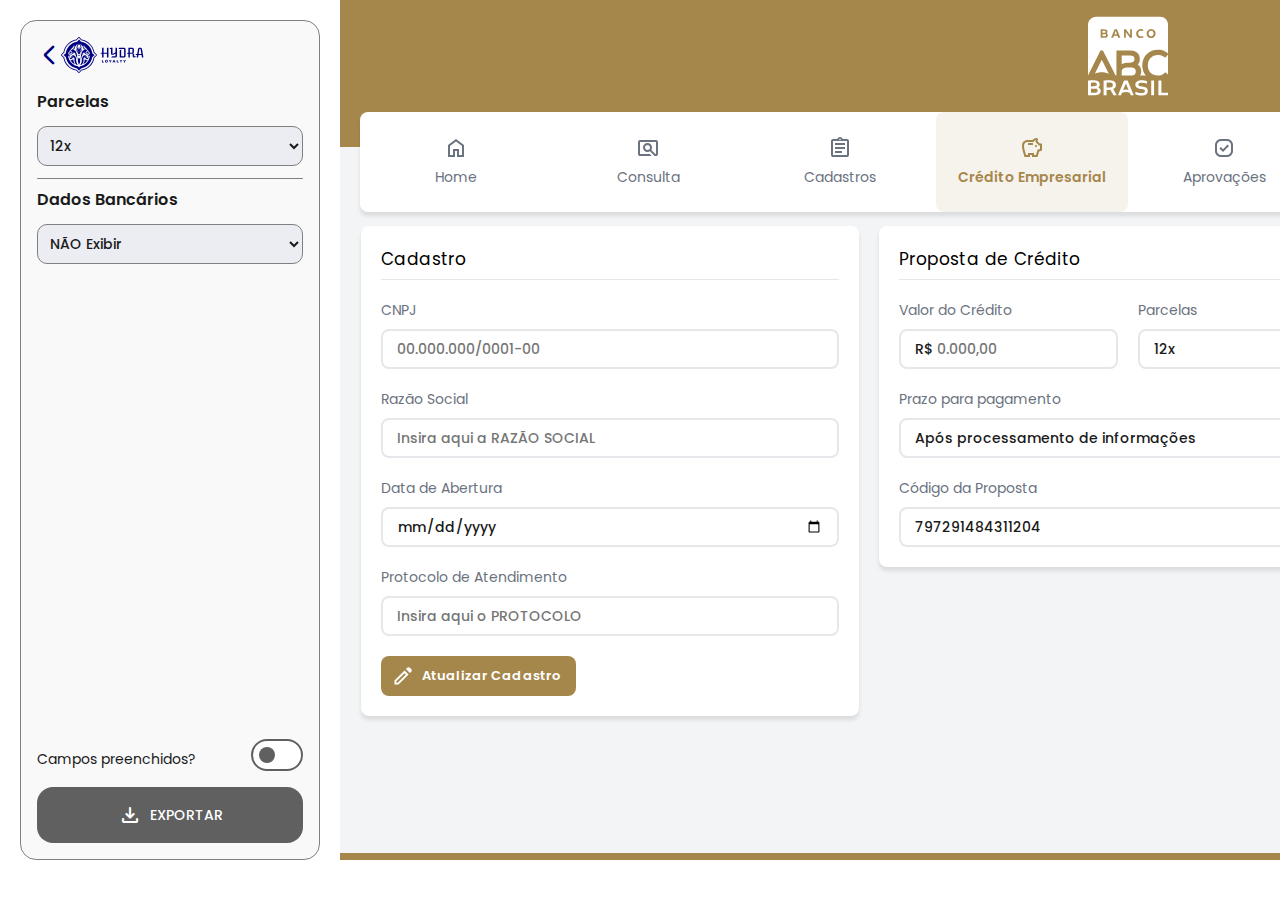
<file: tela/aprovacao/index.html>
<!DOCTYPE html>
<html lang="pt-br">
<head>
    <meta charset="UTF-8">
	<meta name="viewport" content="width=device-width, initial-scale=1.0">

    <link rel="icon" href="../../favicon.png">
    <title>Tela de Aprovação</title>

    <link rel="stylesheet" href="../../estilos/config.css">
	<link rel="stylesheet" href="../../estilos/exportar.css">
    <link rel="stylesheet" href="https://fonts.googleapis.com/css2?family=Material+Symbols+Rounded:opsz,wght,FILL,GRAD@24,400,0,0">

    <link rel="stylesheet" href="../../estilos/aprovacao.css">
</head>
<body>
    <div id="tela-aprovacao"></div>
    <div id="config">
        <header>
            <a href="../../">
                <span class="material-symbols-rounded" style="color: var(--hydra-royal);">arrow_back_ios_new</span>
                <img src="../../recursos/hydra/logo.svg" alt="LogoHydra" style="height: 36px;">
            </a>
        </header>

        <h1>Parcelas</h1>
        <div class="item">
            <select id="parcelas">
                <option value="12x" selected>12x</option>
                <option value="24x">24x</option>
                <option value="36x">36x</option>
                <option value="48x">48x</option>
                <option value="60x">60x</option>
                <option value="72x">72x</option>
                <option value="84x">84x</option>
                <option value="96x">96x</option>
                <option value="108x">108x</option>
                <option value="Outro">Outro</option>
            </select>
        </div>

        <div class="divisoria"></div>

        <h1 style="margin-top: 8px">Dados Bancários</h1>
        <div class="item">
            <select id="dados-bc">
                <option value="NÃO Exibir" selected>NÃO Exibir</option>
                <option value="Exibir">Exibir</option>
            </select>
        </div>

        <div id="campos-preenchidos">
            <span>Campos preenchidos?</span>
            <label class="material-switch">
                <input id="campos-switch" type="checkbox" class="switch-principal">
                <span class="material-slider round"></span>
            </label>
        </div>
		<div id="botao-duplo">
			<button id="exportar">
				<span class="material-symbols-rounded">download</span>
				<span>EXPORTAR</span>
			</button>
		</div>
    </div>
    <div id="tela">
        <header>
            <img src="../../recursos/banco/logo-branca.svg" alt="Logo" id="logo">
            <div id="header-menu">
                <div id="header-dados">
                    <span class="banco-razaosocialCAPS"></span>
                    <span class="banco-cnpj" id="banco-cnpj"></span>
                </div>
                <div id="header-div"></div>
                <span id="sair">SAIR</span>
            </div>
        </header>
        <div id="menu">
            <div id="menu-bg"></div>
            <div id="menu-nav">
                <div class="pagina">
                    <img src="../../recursos/telas/home.svg" alt="Home" id="icone">
                    Home
                </div>
                <div class="pagina">
                    <img src="../../recursos/telas/pageview.svg" alt="Consulta" id="icone">
                    Consulta
                </div>
                <div class="pagina">
                    <img src="../../recursos/telas/assignment.svg" alt="Cadastros" id="icone">
                    Cadastros
                </div>
                <div class="pagina" id="selecionada">
                    <img src="../../recursos/telas/savings.svg" alt="Crédito Empresarial" id="icone">
                    Crédito Empresarial
                </div>
                <div class="pagina">
                    <img src="../../recursos/telas/priority.svg" alt="Aprovações" id="icone">
                    Aprovações
                </div>
                <div class="pagina">
                    <img src="../../recursos/telas/universal_currency_alt.svg" alt="Home" id="Pagamentos">
                    Pagamentos
                </div>
                <div class="pagina">
                    <img src="../../recursos/telas/finance.svg" alt="Investimentos" id="icone">
                    Investimentos
                </div>
                <div class="pagina">
                    <img src="../../recursos/telas/settings.svg" alt="Configurações" id="icone">
                    Configurações
                </div>
            </div>
        </div>
        <div id="conteudo">
            <div class="coluna">
                <h1>Cadastro</h1>
                <div id="coluna-div"></div>
                <div id="campo">
                    <label for="i-cnpj">CNPJ</label>
                    <input type="text" placeholder="00.000.000/0001-00" id="i-cnpj" class="campo">
                </div>
                <div id="campo">
                    <label for="i-rs">Razão Social</label>
                    <input type="text" placeholder="Insira aqui a RAZÃO SOCIAL" id="i-rs" class="campo">
                </div>
                <div id="campo">
                    <label for="i-data">Data de Abertura</label>
                    <input type="date" placeholder="dd/mm/aaaa" max="9999-12-31" id="i-data" class="campo">
                </div>
                <div id="campo">
                    <label for="i-protocolo">Protocolo de Atendimento</label>
                    <input type="text" placeholder="Insira aqui o PROTOCOLO" id="i-protocolo" class="campo">
                </div>
                <button id="botao">
                    <img src="../../recursos/telas/edit.svg" alt="Editar" id="icone">
                    Atualizar Cadastro
                </button>
            </div>
            <div class="coluna-dupla">
                <div class="coluna">
                    <h1>Proposta de Crédito</h1>
                    <div id="coluna-div"></div>
                    <div class="campo-duplo">
                        <div id="campo" class="valor">
                            <label for="i-valor">Valor do Crédito</label>
                            <span id="span">R$</span>
                            <input type="text" placeholder="0.000,00" id="i-valor" class="campo">
                        </div>
                        <div id="campo">
                            <label for="i-parcelas">Parcelas</label>
                            <input type="text" placeholder="Insira aqui a PARCELA" id="i-parcelas" class="campo">
                        </div>
                    </div>
                    <div id="campo">
                        <div class="label">Prazo para pagamento</div>
                        <div class="campo" style="cursor: default;">Após processamento de informações</div>
                    </div>
                    <div id="campo">
                        <label for="i-codigo">Código da Proposta</label>
                        <input type="text" placeholder="Recarregue a página (gerador aleatório automático)" id="i-codigo" class="campo">
                    </div>
                </div>
                <div class="coluna" id="dados-bancarios">
                    <h1>Dados Bancários</h1>
                    <div id="coluna-div"></div>
                    <div id="campo">
                        <label for="i-bc">Instituição</label>
                        <input type="text" placeholder="Instituição" id="i-bc" class="campo">
                    </div>
                    <div class="campo-duplo">
                        <div id="campo">
                            <label for="i-ag">Agência</label>
                            <input type="text" placeholder="0000" id="i-ag" class="campo">
                        </div>
                        <div id="campo">
                            <label for="i-ct">Conta</label>
                            <input type="text" placeholder="0000000-0" id="i-ct" class="campo">
                        </div>
                    </div>
                </div>
            </div>
            <div class="coluna">
                <h1>Status da Aprovação</h1>
                <div id="coluna-div"></div>
                <div class="campo-duplo">
                    <div id="campo">
                        <div class="label">Resultado da Análise</div>
                        <div class="campo" id="aprovado">
                            <img src="../../recursos/telas/check_circle.svg" alt="Aprovado" id="icone">
                            Aprovada
                        </div>
                    </div>
                    <div id="campo">
                        <div class="label">Processamento</div>
                        <div class="campo" id="pendente">
                            <img src="../../recursos/telas/warning.svg" alt="Aviso" id="icone">
                            Pendente
                        </div>
                    </div>
                </div>
                <div id="campo">
                    <label for="i-pendecia">Pendência</label>
                    <input type="text" placeholder="Informe aqui a PENDÊNCIA" id="i-pendecia" class="campo">
                </div>
                <button id="botao">
                    <img src="../../recursos/telas/upload_file.svg" alt="Anexar" id="icone">
                    Anexar
                </button>
            </div>
        </div>
        <div id="final"></div>
    </div>

    <script src="../../scripts/banco.js"></script>
   
    <script src="../../scripts/titulo.js"></script>

    <script src="../../scripts/aprovacao/cnpj.js"></script>
    <script src="../../scripts/aprovacao/dados-bc.js"></script>
    <script src="../../scripts/aprovacao/parcelas.js"></script>
    <script src="../../scripts/aprovacao/proposta.js"></script>
    <script src="../../scripts/aprovacao/valor.js"></script>
    
    <script src="../../scripts/campospreenchidos.js"></script>
    <script src="../../scripts/aprovacao/imprimir.js"></script>
</body>
</html>
</file>
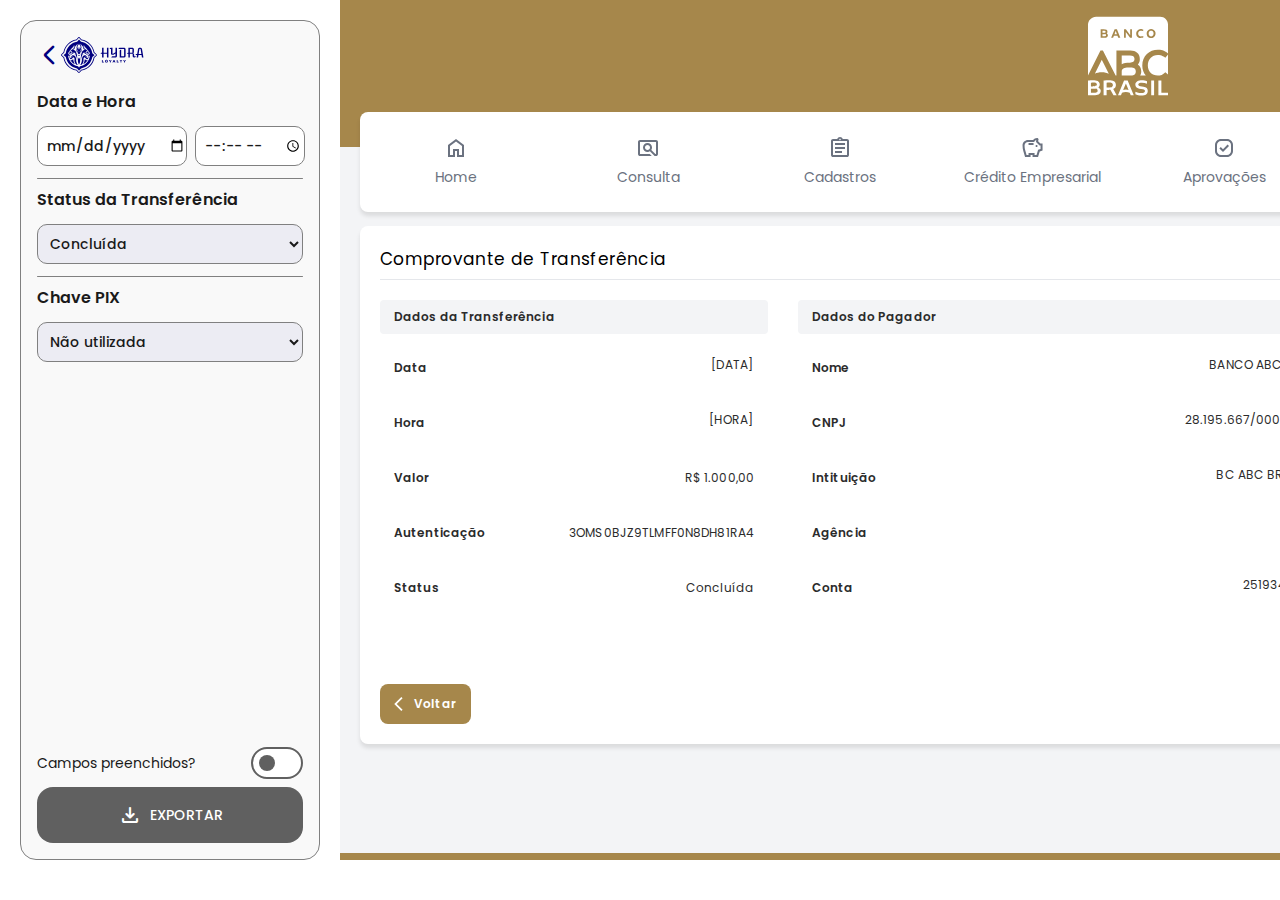
<file: tela/comprovante/index.html>
<!doctype html>
<html>
    
<head>
    <meta charset="UTF-8">
	<meta name="viewport" content="width=device-width, initial-scale=1.0">

    <link rel="icon" href="../../favicon.png">
    <title>Tela de Comprovante</title>

    <link rel="stylesheet" href="../../estilos/config.css">
	<link rel="stylesheet" href="../../estilos/exportar.css">
    <link rel="stylesheet" href="https://fonts.googleapis.com/css2?family=Material+Symbols+Rounded:opsz,wght,FILL,GRAD@24,400,0,0">

    <link rel="stylesheet" href="../../estilos/comprovante_tela.css">
</head>

<body>
    <div id="tela-comprovante"></div>
    <div id="config">
		<header>
            <a href="../../">
                <span class="material-symbols-rounded" style="color: var(--hydra-royal);">arrow_back_ios_new</span>
                <img src="../../recursos/hydra/logo.svg" alt="LogoHydra" style="height: 36px;">
            </a>
        </header>

        <h1>Data e Hora</h1>
        <div class="itens-duplo">
			<div class="item">
				<input type="date" id="i-data">
			</div>
			<div class="item" style="min-width: 110px;">
				<input type="time" id="i-hora">
			</div>
		</div>

        <div class="divisoria"></div>

		<h1 style="margin-top: 8px">Status da Transferência</h1>
        <div class="item">
            <select id="status">
                <option value="Concluída" selected="">Concluída</option>
                <option value="Efetuada">Efetuada</option>
                <option value="Não concluída">Não concluída</option>
                <option value="Estornada">Estornada</option>
                <option value="Outro">Outro</option>
            </select>
        </div>

        <div class="divisoria"></div>

		<h1 style="margin-top: 8px">Chave PIX</h1>
        <div class="item">
            <select id="pix">
                <option value="Não utilizada" selected="">Não utilizada</option>
                <option value="Outro">Outro</option>
            </select>
        </div>
        
        <div id="campos-preenchidos">
            <span>Campos preenchidos?</span>
            <label class="material-switch">
                <input id="campos-switch" type="checkbox" class="switch-principal">
                <span class="material-slider round"></span>
            </label>
        </div>
		<div id="botao-duplo">
			<button id="exportar">
				<span class="material-symbols-rounded">download</span>
				<span>EXPORTAR</span>
			</button>
		</div>
    </div>
    <div id="tela">
        <header>
            <img src="../../recursos/banco/logo-branca.svg" alt="Logo" id="logo">
            <div id="header-menu">
                <div id="header-dados">
                    <span class="banco-razaosocialCAPS"></span>
                    <span class="banco-cnpj" id="banco-cnpj"></span>
                </div>
                <div id="header-div"></div>
                <span id="sair">SAIR</span>
            </div>
        </header>
        <div id="menu">
            <div id="menu-bg"></div>
            <div id="menu-nav">
                <div class="pagina">
                    <img src="../../recursos/telas/home.svg" alt="Home" id="icone">
                    Home
                </div>
                <div class="pagina">
                    <img src="../../recursos/telas/pageview.svg" alt="Consulta" id="icone">
                    Consulta
                </div>
                <div class="pagina">
                    <img src="../../recursos/telas/assignment.svg" alt="Cadastros" id="icone">
                    Cadastros
                </div>
                <div class="pagina">
                    <img src="../../recursos/telas/savings-2.svg" alt="Crédito Empresarial" id="icone">
                    Crédito Empresarial
                </div>
                <div class="pagina">
                    <img src="../../recursos/telas/priority.svg" alt="Aprovações" id="icone">
                    Aprovações
                </div>
                <div class="pagina" id="selecionada">
                    <img src="../../recursos/telas/universal_currency_alt-2.svg" alt="Home" id="Pagamentos">
                    Pagamentos
                </div>
                <div class="pagina">
                    <img src="../../recursos/telas/finance.svg" alt="Investimentos" id="icone">
                    Investimentos
                </div>
                <div class="pagina">
                    <img src="../../recursos/telas/settings.svg" alt="Configurações" id="icone">
                    Configurações
                </div>
            </div>
        </div>
        <div class="secoes">
            <div class="secao">
                <div class="secao-titulo">Comprovante de Transferência</div>
                <div class="secao-div"></div>
                
                <div class="colunas">
                
                <div class="espaco1">
                    <div class="espaco-titulo">Dados da Transferência</div>
                    <div class="item">
                        <div class="input-titulo">Data</div>
                        <div class="input-dados"><span id="data">[DATA]</span></div>
                    </div>
                    <div class="item">
                        <div class="input-titulo">Hora</div>
                        <div class="input-dados"><span id="hora">[HORA]</span></div>
                    </div>
                    <div class="item">
                        <div class="input-titulo">Valor</div>
                           <input type="text" placeholder="R$ 0.000,00" value="R$ 1.000,00" class="input-dados" id="input-valor">
                    </div>
                    <div class="item">
                        <div class="input-titulo">Autenticação</div>
                        <input type="text" placeholder="Autenticação" class="input-dados" id="input-autenticacao">
                    </div>
                    <div class="item">
                        <div class="input-titulo">Status</div>
                        <input type="text" placeholder="Status" class="input-dados" id="input-status">
                    </div>
                </div>
                
                <div class="espaco2">
                    <div class="espaco-titulo">Dados do Pagador</div>
                    <div class="item">
                        <div class="input-titulo">Nome</div>
                        <div class="input-dados"><span class="banco-razaosocialCAPS"></span></div>
                    </div>
                    <div class="item">
                        <div class="input-titulo">CNPJ</div>
                        <div class="input-dados"><span class="banco-cnpj"></span></div>
                    </div>
                    <div class="item">
                        <div class="input-titulo">Intituição</div>
                        <div class="input-dados"><span class="banco-comprovante"></span></div>
                    </div>
                    <div class="item">
                        <div class="input-titulo">Agência</div>
                        <div class="input-dados"><span class="banco-agencia"></span></div>
                    </div>
                    <div class="item">
                        <div class="input-titulo">Conta</div>
                        <div class="input-dados"><span class="banco-conta"></span></div>
                    </div>
                </div>
                    
                <div class="espaco3">
                    <div class="espaco-titulo">Dados do Recebedor</div>
                    <div class="item">
                        <div class="input-titulo">Nome</div>
                        <input type="text" class="input-pagador" placeholder="Razão Social ou Nome do Cliente">
                    </div>
                    <div class="item">
                        <div class="input-titulo">CPF/CNPJ</div>
                        <input type="text" class="input-pagador" id="i-cnpj" placeholder="00.000.000/0000-00">
                    </div>
                    <div class="item">
                        <div class="input-titulo">Intituição</div>
                        <input type="text" class="input-pagador" placeholder="Banco do Cliente">
                    </div>
                    <div class="item">
                        <div class="input-titulo">Agência</div>
                        <input type="text" class="input-pagador" placeholder="0000">
                    </div>
                    <div class="item">
                        <div class="input-titulo">Conta</div>
                        <input type="text" class="input-pagador" placeholder="0000000-0">
                    </div>
                    <div class="item">
                        <div class="input-titulo">Chave PIX</div>
                        <input type="text" class="input-pagador" placeholder="Chave PIX" value="Não utilizada" id="input-pix">
                    </div>
                </div>
                        
                </div>
                
                <div class="botoes">
                    <img src="../../recursos/telas/arrow_back_ios_new.svg" alt="Editar" style="height: 18px;"> Voltar
                </div>
            </div>
        </div>
        <div id="final"></div>
    </div>

    <script src="../../scripts/banco.js"></script>
    <script src="../../scripts/comprovante_tela/autenticacao.js"></script>

    <script src="../../scripts/comprovante_tela/cnpj.js"></script>
    <script src="../../scripts/comprovante_tela/data-hora.js"></script>

	<script src="../../scripts/comprovante_tela/scripts.js"></script>


    <script src="../../scripts/campospreenchidos.js"></script>
	<script src="../../scripts/comprovante_tela/imprimir.js"></script>

    <script src="../../scripts/titulo.js"></script>
</body>
    
</html>
</file>
<file: estilos/central.css>
/* CSS Document */

@charset "utf-8";

@import url('https://fonts.googleapis.com/css2?family=Poppins:ital,wght@0,100;0,200;0,300;0,400;0,500;0,600;0,700;0,800;0,900;1,100;1,200;1,300;1,400;1,500;1,600;1,700;1,800;1,900&display=swap');

body {
	height: 100%;
	width: 100%;
	margin: 0;
}

header {
	width: 100%;
	display: block;
	border-bottom: 1px solid #D0D0D0;
}

.header {
	display: flex;
	flex-direction: row;
	align-items: center;
	justify-content: center;
	
	padding: 16px 16px;
	gap: 16px;
}

.header-div {
	width: 1px;
	height: 46px;
	
	background-color: #000;
}

.body {
	margin-top: 32px;
	
	display: flex;
	flex-direction: column;
	gap: 32px;
	
	margin-left: 64px;
	margin-right: 64px;
}

.secao {
	width: 100%;
	
	display: flex;
	flex-direction: column;
}

.secao-titulo {
	align-self: center;
	
	color: black;
	font-family: 'Poppins';
	font-weight: 700;
	font-size: 24px;
}

.grid-documentos {
	align-self: center;
	display: grid;
	grid-template-columns: 1fr 1fr 1fr 1fr;
	gap: 32px;
}

.documento {
	display: flex;
	justify-content: center;
}

.botao {
	width: 237px;
	height: 150px;
	
	display: flex;
	align-items: center;
	justify-content: center;
	
	background-color: #A6874B;
	border: none;
	border-radius: 8px;
	
	text-align: center;
	text-decoration: none;
	
	color: white;
	font-family: 'Poppins';
	font-weight: 600;
	font-size: 24px;
	line-height: 27.60px;
	
	transition: background-color 0.3s , transform 0.3s , border-radius 0.3s ease-in-out;
}

.botao:hover {
	border-radius: 32px;
	
	transform: scale(1.02);
}

.botao:active {
	border-radius: 32px;
	
	transform: scale(0.98);
}
</file>
<file: estilos/config.css>
/* CSS Document */

@charset "utf-8";

@import url('https://fonts.googleapis.com/css2?family=Poppins:ital,wght@0,100;0,200;0,300;0,400;0,500;0,600;0,700;0,800;0,900;1,100;1,200;1,300;1,400;1,500;1,600;1,700;1,800;1,900&display=swap');

@import url('https://fonts.googleapis.com/css2?family=Roboto+Mono:ital,wght@0,100..700;1,100..700&display=swap');

:root {
    --hydra-royal: #010080;
    --hydra-dark: #00002E;

    --m3-surface: #f9f9f9;
    --m3-on-surface: #1a1a1a;
    --m3-outline: grey;
}

/* Estilos de CONFIG */

a {
    display: flex;
    flex-direction: row;
    align-items: center;
    justify-content: start;

    text-decoration: none;
}

#config {
    margin: 20px 20px 0px 20px;
    width: 300px;
    box-sizing: border-box;
    padding: 16px 16px 88px 16px;

    background-color: var(--m3-surface);
    border: 1px solid var(--m3-outline);
    border-radius: 16px;

    display: block;

    position: relative;
}

#config header {
    margin-bottom: 16px;
    display: flex;
    align-items: center;
    justify-content: flex-start;
}

#config h1 {
    color: var(--m3-on-surface);
    font-family: 'Poppins';
    font-size: 16px;
    font-weight: 600;
    font-feature-settings: 'pnum' 1, 'lnum' 1;

    margin: 0px;
}

.divisoria {
    margin-top: 12px;

    width: auto;
    height: 1px;

    background-color: var(--m3-outline);
    border-radius: 1px;

    display: block;
}

/* Estilos de ITEM */

.item {
    margin-top: 12px;
    display: flex;
    flex-direction: column;
    gap: 4px;

    position: relative;

    flex: 1;
}

.item label {
    color: var(--m3-on-surface);
    font-family: 'Poppins';
    font-size: 14px;
    font-weight: 500;
    font-feature-settings: 'pnum' 1, 'lnum' 1;

    display: block;
    width: auto;
}

.item button {
    cursor: pointer;
    
    height: 40px;
    box-sizing: border-box;

    border-radius: 20px;

    display: inline-flex;
    align-items: center;
    align-content: center;
    justify-items: center;
    justify-content: center;

    font-family: 'Poppins';
    font-weight: 500;
    font-size: 14px;
}

#pesquisar {
    display: inline-flex;
    gap: 4px;
}

.itens-duplo {
    width: 266px;
    display: flex;
    flex-direction: row;
    gap: 8px;
    justify-content: space-between;
}

#config select {
    cursor: pointer;

    width: 266px;
    height: 40px;
    box-sizing: border-box;
    padding-left: 8px;
    padding-right: 8px;
    
    background-color: rgba(1, 0, 128, 0.05);
    border-radius: 10px;
    border: 1px solid var(--m3-outline);
    
    color: var(--m3-on-surface);
    font-weight: 500;
    font-family: 'Poppins';
    font-size: 14px;
    font-feature-settings: 'pnum' on, 'lnum' on;

    overflow: hidden; /* esconde qualquer conteúdo que ultrapasse a largura */
    white-space: nowrap; /* faz com que o texto não quebre para a próxima linha */
    text-overflow: ellipsis; /* adiciona "..." para indicar que o texto foi truncado */
}

/* Estilos de INPUT E TEXTAREA*/

input {
    cursor: pointer;

    width: auto;
    height: 40px;
    box-sizing: border-box;
    padding-left: 8px;

    border: 1px solid var(--m3-outline);
    border-radius: 10px;

    color: var(--m3-on-surface);
    font-family: 'Poppins';
    font-weight: 500;
    font-size: 14px;

    overflow: hidden; /* esconde qualquer conteúdo que ultrapasse a largura */
    white-space: nowrap; /* faz com que o texto não quebre para a próxima linha */
    text-overflow: ellipsis; /* adiciona "..." para indicar que o texto foi truncado */
}

.info {
    margin: 0px 0px 0px 2px;

    color: var(--m3-on-surface);
    font-family: 'Poppins';
    font-weight: normal;
    font-size: 12px;
}

textarea {
    box-sizing: border-box;
    width: 266px;
    height: 50px;

    min-width: 266px;
    max-width: 266px;
    min-height: 50px;

    padding: 4px 8px;

    border: 1px solid var(--m3-outline);
    border-radius: 10px;

    color: var(--m3-on-surface);
    font-family: 'Roboto Mono';
    font-weight: normal;
    font-size: 12px;
}

/* Estilos de BOTÃO */

.fill {
    background-color: var(--cor-2);
    border: none;

    color: white;
}

.fill:hover {
    background-color: var(--cor-1);
}

.outline {
    background-color: var(--m3-surface);
    border: 1px solid var(--m3-outline);
    
    color: var(--cor-2);
}

.outline:hover {
    color: var(--cor-1);

    font-weight: 600;
}

.com-icone {
    gap: 8px;
}

button#consultar {
    width: 40px;
}

/* Estilos de IFRAME */

iframe {
    display: block;
    border: none;
    border-radius: 8px;
    height: 70px;
}

/* Estilos de RESULTADO */

#resultado {
    color: var(--m3-on-surface);
    font-family: 'Poppins';
    font-weight: normal;
    font-size: 12px;
}

#resultado p {
    margin: 0;
}

#resultado button {
    margin-top: 4px;
}

/* Estilos de VALOR */

#simbolo-real {
    position: absolute;
    margin-top: 35px;
    margin-left: 9px;
    margin-bottom: 0px;

    color: var(--m3-on-surface);
    font-family: 'Poppins';
    font-weight: 500;
    font-size: 14px;
}

input.dinheiro {
    padding-left: 30px;
}

.item-duplo {
    display: grid;
    grid-template-columns: 128px 128px;

    width: auto;
    column-gap: 10px;
}

#config2 {
    margin: 20px 20px 0px 0px;
    width: 300px;
    box-sizing: border-box;
    padding: 16px 16px 88px 16px;

    background-color: var(--m3-surface);
    border: 1px solid var(--m3-outline);
    border-radius: 16px;

    display: block;

    position: relative;
}

#config2 header {
    margin-bottom: 16px;
    display: flex;
    align-items: center;
    justify-content: flex-start;
}

#config2 h1 {
    color: var(--m3-on-surface);
    font-family: 'Poppins';
    font-size: 16px;
    font-weight: 600;
    font-feature-settings: 'pnum' 1, 'lnum' 1;

    margin: 0px;
}

select {
    width: auto;
    height: 40px;
    box-sizing: border-box;
    padding-left: 8px;

    border: 1px solid var(--m3-outline);
    border-radius: 10px;

    color: var(--m3-on-surface);
    font-family: 'Poppins';
    font-weight: 500;
    font-size: 14px;

    cursor: pointer;
}

#calculos-resultados {
    color: var(--m3-on-surface);
    font-family: 'Poppins';
    font-weight: normal;
    font-size: 12px;
}

#calculos-resultados p {
    margin: 0;
}

#calculos-resultados span {
    font-weight: 500;
}

#calculos-resultados button {
    margin-top: 4px;
}

.segmented-control {
    display: flex;
    overflow: hidden;
    border-radius: 20px;
    border: 1px solid var(--m3-outline);
    height: 40px;
    align-content: center;
}

.segmented-control label {
    display: flex;
    flex: 1;
    text-align: center;
    cursor: pointer;
    background-color: #fff;
    transition: background-color 0.3s ease;
    font-family: 'Poppins';
    font-weight: 400;
    color: #001001;
    align-items: center;
    justify-content: center;
}

.segmented-control input[type="radio"] {
    display: none;
}

.segmented-control input[type="radio"]:checked + label {
    background-color: rgba(1, 0, 128, 0.05);
    color: #010080;
    font-weight: 500;
}

.config-descricao {
	font-family: 'Poppins';
    font-feature-settings: 'pnum' on, 'lnum' on;
    font-weight: 400;
	font-size: 12px;

    margin-top: 8px;
    margin-bottom: 8px;
}

#copiar {
	cursor: pointer;
}
</file>
<file: estilos/exportar.css>
/* CSS Document */

@charset "utf-8";

@import url('https://fonts.googleapis.com/css2?family=Poppins:ital,wght@0,100;0,200;0,300;0,400;0,500;0,600;0,700;0,800;0,900;1,100;1,200;1,300;1,400;1,500;1,600;1,700;1,800;1,900&display=swap');

:root {
    --verde: #0F9D58;
}

button#exportar {
    cursor: pointer;

    flex: 1;
    min-width: 129px;
    height: 56px;

    display: inline-flex;
    align-items: center;
    justify-content: center;
    gap: 8px;

    background-color: var(--verde);
    border: none;
    border-radius: 16px;

    color: white;
    font-family: 'Poppins';
    font-weight: 500;
    font-size: 14px;
}

#botao-duplo{
    display: flex;
    flex-direction: row;

    gap: 8px;
    justify-content: space-between;

    position: absolute;
    left: 16px;
    right: 16px;
    bottom: 16px;
}

button#minuta {
    cursor: pointer;
    
    width: 129px;
    height: 56px;

    display: inline-flex;
    align-items: center;
    justify-content: center;
    gap: 8px;

    background-color: var(--abc-principal);
    border: none;
    border-radius: 16px;

    color: white;
    font-family: 'Poppins';
    font-weight: 500;
    font-size: 14px;
}

#campos-preenchidos {
    position: absolute;
    bottom: 80px;

    width: 266px;

    color: var(--m3-on-surface);
    font-family: 'Poppins';
    font-size: 14px;
    font-weight: 400;
    font-feature-settings: 'pnum' 1, 'lnum' 1;
    white-space: nowrap;

    display: flex;
    flex-direction: row;
    justify-content: space-between;
    align-items: center;
}

.material-switch {
    position: relative;
    display: inline-block;
    width: 40px; /* Largura do switch */
    height: 24px; /* Altura do switch */
    padding-left: 8px;
    padding-right: 4px;
    padding-top: 4px;
    padding-bottom: 4px;
}

.material-switch input {
    display: none;
}

.material-slider {
    position: absolute;
    cursor: pointer;
    top: 0;
    left: 0;
    right: 0;
    bottom: 0;
    background-color: #fff; /* Cor de fundo inicial */
    border: 2px solid #606060; /* Borda */
    border-radius: 16px;
}

.material-slider:before {
    position: absolute;
    content: "";
    height: 16px; /* Altura do pseudo-elemento */
    width: 16px; /* Largura do pseudo-elemento */
    background-color: #606060; /* Cor do pseudo-elemento */
    border-radius: 8px; /* Arredondamento do pseudo-elemento */
    top: 6px;
    left: 6px;
}

input:checked + .material-slider {
    background-color: #4CAF50; /* Cor de fundo quando ativado */
    border: none; /* Sem borda quando ativado */
}

input:checked + .material-slider:before {
    transform: translateX(16px); /* Mover para a direita */
    width: 24px; /* Largura do pseudo-elemento quando ativado */
    height: 24px; /* Altura do pseudo-elemento quando ativado */
    background-color: #fff; /* Cor do pseudo-elemento quando ativado */
    border-radius: 12px;
    left: 8px;
    top: 4px;
}
</file>
<file: estilos/documento.css>
/* CSS Document */

@charset "utf-8";

@import url('https://fonts.googleapis.com/css2?family=Montserrat:ital,wght@0,100..900;1,100..900&display=swap');
@import url('https://fonts.googleapis.com/css2?family=Open+Sans:ital,wght@0,300..800;1,300..800&display=swap');

:root {
    --abc-principal: #A6874B;
    --abc-escuro: #232222;
    --abc-texto: #505150;
    --abc-h2: #E0DDD8;
}

body {
    width: 100%;
    height: 100%;
    margin: 0;

    display: flex;
    flex-direction: row;
}

#documento {
    display: flex;
    flex-direction: column;
    gap: 10px;
    justify-self: start;
}

/* CAPA */

#capa {
    width: 595px;
    height: 842px;

    border: 1px solid black;

    position: relative;
}

#capa header {
    width: 539px;

    padding-top: 100px;
    padding-right: 56px;

    display: flex;
    flex-direction: row;

    align-items: end;
    justify-content: end;
}

#capa-conteudo {
    margin-top: 24px;
    margin-left: 184px;
}

#capa h1 {
    margin: 12px 0px 0px 0px;

    color: var(--abc-principal);
    font-family: 'Open Sans';
    font-weight: 400;
    font-size: 32px;
    line-height: 23px;

    font-feature-settings: 'pnum' 1, 'lnum' 1;
}

#capa h2 {
    margin: 14px 0px 0px 0px;

    color: var(--abc-escuro);
    font-family: 'Open Sans';
    font-weight: 400;
    font-size: 18px;
    line-height: 13px;

    font-feature-settings: 'pnum' 1, 'lnum' 1;
}

#capa footer {
    width: 547px;
    height: 34px;
    
    position: absolute;
    bottom: 0px;

    background-color: var(--abc-escuro);

    border-radius: 16px 16px 0px 0px;
    padding: 0px 24px 0px 24px;
}

/* PÁGINA */

.pagina {
    width: 595px;
    height: 842px;

    background-image: url(../recursos/banco/marca-dagua.svg);
	background-size: cover;
    border: 1px solid black;

    display: flex;
    flex-direction: column;
    position: relative;
}

.pagina header {
    height: 96px;

    border-radius: 0px 0px 16px 16px;

    display: flex;
    flex-direction: row;
    justify-content: space-between;
    align-items: center;

    padding: 0px 48px 0px 48px;

    background-color: var(--abc-escuro);
}

.pagina header h1 {
    font-family: 'Open Sans';
    font-size: 22px;
    font-weight: 400;
    line-height: 16px;
    color: var(--abc-principal);
    margin: 0px;
}

.pagina header h2 {
    font-family: 'Open Sans';
    font-size: 14px;
    font-weight: 400;
    line-height: 8px;
    color: var(--abc-h2);
    margin: 0px;
}

.pagina header #logo {
    height: 56px;
}

.conteudo {
    padding: 24px 48px 24px;

    display: flex;
    flex-direction: column;
    gap: 4px;
}

.conteudo p {
    font-family: 'Open Sans';
    font-size: 12px;
    font-weight: 400;
    color: var(--abc-texto);

    text-align: justify;

    margin: 0px;

    font-feature-settings: 'pnum' 1, 'lnum' 1;
}

.texto-destaque {
    font-family: 'Open Sans';
    font-size: 12px;
    font-weight: 600;
    color: var(--abc-texto);

    text-align: justify;

    font-feature-settings: 'pnum' 1, 'lnum' 1;
}

.texto-sumir {
	opacity: 0;
}

.pagina footer {
    width: 547px;
    height: 34px;
    position: absolute;
    bottom: 0px;

    background-color: var(--abc-escuro);

    border-radius: 16px 16px 0px 0px;
    padding: 0px 24px 0px 24px;

    display: flex;
    align-items: center;
    justify-content: end;

    font-family: 'Open Sans';
    font-size: 14px;
    font-weight: 600;
    line-height: 10px;
    color: var(--abc-principal);

    font-feature-settings: 'pnum' 1, 'lnum' 1;
}

/* ASSINATURAS */

#assinaturas {
    margin-top: 80px;

    padding: 0px 48px 0px 48px;
    
    font-family: 'Open Sans';
    font-size: 12px;
    font-weight: 400;
    color: var(--abc-texto);
}

.a-modelo {
	display: flex;
	flex-direction: column;

    position: relative;
}

.a-div {
	width: 225px;
	height: 1px;
	
	background-color: #001001;
	
	margin-bottom: 5px;
}

.svg-diretor {
	position: absolute;
	left: 12px;
	top: -54px;
}

.svg-gerente {
	position: absolute;
	left: 51px;
	top: -27px;
}

.a-digital {
	display: flex;
	flex-direction: column;
	justify-content: flex-start;
	gap: 1px;
	
	position: absolute;
	left: 0px;
	top: -30px;
}

.digital-texto {
	font-family: 'Calibri';
	color: #000;
	font-size: 10px;
	font-weight: 400;
	word-wrap: break-word;
}

/* SELOS */

.selos {
	position: absolute;
	right: 80px;
	bottom: 424px;
	z-index: 1;
}

.selo {
	width: 185px;
}

/* CONTRACAPA */

#contracapa {
    width: 595px;
    height: 842px;

    border: 1px solid black;

    position: relative;

    display: flex;
    align-items: center;
    justify-content: center;
    background-color: #fff;
}

#contracapa footer {
    width: 547px;
    height: 34px;
    
    position: absolute;
    bottom: 0px;

    background-color: var(--abc-escuro);

    border-radius: 16px 16px 0px 0px;
    padding: 0px 24px 0px 24px;
}

/* COMPROVANTE */

#comprovante {
    display: flex;
	flex-direction: column;
	
	width: 595px;
	height: 842px;
	
	border: 1px solid black;
	
	background-image: url(../recursos/banco/marca-dagua.svg);
	background-size: cover;

    position: relative;
}

#comprovante header {
    height: 96px;

    border-radius: 0px 0px 16px 16px;

    display: flex;
    flex-direction: row;
    justify-content: space-between;
    align-items: center;

    padding: 0px 48px 0px 48px;

    background-color: var(--abc-escuro);
}

#comprovante header h1 {
    font-family: 'Open Sans';
    font-size: 22px;
    font-weight: 400;
    line-height: 16px;
    color: var(--abc-principal);
    margin: 0px;
}

#comprovante header h2 {
    font-family: 'Open Sans';
    font-size: 14px;
    font-weight: 400;
    line-height: 8px;
    color: var(--abc-h2);
    margin: 0px;
}

#comprovante footer {
    width: 547px;
    height: 34px;
    position: absolute;
    bottom: 0px;

    background-color: var(--abc-escuro);

    border-radius: 16px 16px 0px 0px;
    padding: 0px 24px 0px 24px;

    display: flex;
    align-items: center;
    justify-content: end;

    font-family: 'Open Sans';
    font-size: 14px;
    font-weight: 600;
    line-height: 10px;
    color: var(--abc-principal);

    font-feature-settings: 'pnum' 1, 'lnum' 1;
}

.opcoes {
	display: flex;
	flex-direction: column;
	gap: 8px;
}

.linha {
	display: flex;
	flex-direction: row;
	justify-content: space-between;
	align-items: center;
}

#comprovante .conteudo h1 {
	color: #1A1A1A;
	font-size: 16px;
	font-family: 'Open Sans';
	font-weight: 600;

	word-wrap: break-word;
	margin-top: 16px;
	line-height: 24px;

    margin: 0px;
}

#comprovante .conteudo h2 {
	color: #6D6D6D;
	font-size: 16px;
	font-family: 'Open Sans';
	font-weight: 400;

	word-wrap: break-word;
	line-height: 24px;

    margin: 0px;
}

#comprovante .conteudo span {
	text-align: right;
	color: #1A1A1A;
	font-size: 16px;
	font-family: 'Open Sans';
	font-weight: 500;

	word-wrap: break-word;
	line-height: 24px;
}

#comprovante .divisoria {
	height: 1px;
	width: 100%;
	background-color: var(--abc-principal);
	margin-top: 16px;
    margin-bottom: 16px;
}

/* ORDEM DE PAGAMENTO */

.tabela {
	display: flex;
	flex-direction: column;
	
	gap: 3px;
}

.linha {
	display: flex;
	flex-direction: row;
}

.bloco{
	display: flex;
	flex-direction: column;
	max-width: 266px;
	gap: 3px;
}

.bloco-titulo {
	color: black;
	font-size: 6px;
	font-family: 'Arial';
	font-weight: 400;
	text-transform: uppercase;
	word-wrap: break-word;
	line-height: 7px;
}

.slot {
	color: #001001;
	font-size: 9px;
	font-family: 'Arial';
	font-weight: 400;
	word-wrap: break-word;
	font-feature-settings: 'ss03' 1;
	text-transform: uppercase;
	padding: 6px 4px 6px 4px;
	border: 1px solid black;
	justify-content: flex-start;
	align-items: center;
	overflow: hidden; /* esconde qualquer conteúdo que ultrapasse a largura */
    white-space: nowrap; /* faz com que o texto não quebre para a próxima linha */
    text-overflow: ellipsis; /* adiciona "..." para indicar que o texto foi truncado */
}
</file>
<file: estilos/aprovacao.css>
/* CSS Document */

@charset "UTF-8";

@import url('https://fonts.googleapis.com/css2?family=Poppins:ital,wght@0,100;0,200;0,300;0,400;0,500;0,600;0,700;0,800;0,900;1,100;1,200;1,300;1,400;1,500;1,600;1,700;1,800;1,900&display=swap');

body {
    margin: 0;
    display: inline-flex;
    justify-content: flex-start;
}

#tela {
    width: 1576px;
    height: 860px;
    background-color: #F3F4F6;
    display: flex;
    flex-direction: column;
    align-items: center;
    position: relative;
}

#final {
    width: 100%;
    height: 7px;
    background-color: #A6874B;
    position: absolute;
    bottom: 0;
}

#tela header {
    width: 100%;
    height: 112px;
    background-color: #A6874B;
    display: grid;
    align-items: center;;
    justify-items: flex-end;
    position: relative;
}

#logo {
    height: 80px;
    display: block;
    position: absolute;
    align-self: center;
    justify-self: center;
}

#header-menu {
    display: inline-flex;
    align-items: center;
    margin-right: 90px;
    gap: 26px;
    color: white;
    font-family: 'Poppins';
    font-size: 12px;
    font-weight: 400;
    font-feature-settings: 'pnum' 1, 'lnum' 1;
}

#header-dados {
    display: flex;
    flex-direction: column;
    justify-content: flex-start;
    gap: 3px;
}

#banco-cnpj {
    font-size: 14px;
    font-weight: 600;
}

#header-div {
    width: 1px;
    height: 70px;
    background-color: white;
}

#sair {
    font-size: 14px;
}

#menu {
    width: 100%;
    display: flex;
    flex-direction: column;
    justify-content: center;
}

#menu-bg {
    height: 35px;
    background-color: #A6874B;
}

#menu-nav {
    margin-top: -35px;

    height: 100px;
    background-color: white;
    border-radius: 8px;
    box-shadow: 0px 4px 4px rgba(0, 0, 0, 0.1);
    display: inline-flex;
    align-self: center;
}

.pagina {
    width: 192px;
    height: 100px;
    display: flex;
    flex-direction: column;
    align-items: center;
    justify-content: center;
    gap: 7px;
    color: #6b7280;
    font-family: 'Poppins';
    font-size: 14px;
    font-weight: 400;
    text-align: center;
}

#selecionada {
    background-color: rgba(166, 135, 75, 0.1);
    border-radius: 8px;
    color: #A6874B;
    font-weight: 600;
}

#icone {
    height: 24px;
}

#conteudo {
    margin-top: 14px;

    width: 100%;
    display: grid;
    grid-template-columns: auto auto auto;
    align-items: flex-start;
    justify-content: center;
    gap: 20px
}

.coluna {
    width: 458px;
    height: auto;
    padding: 20px;

    background-color: white;
    border-radius: 8px;
    box-shadow: 0px 4px 4px rgba(0, 0, 0, 0.1);
    
    display: flex;
    flex-direction: column;
    align-items: flex-start;
}

.coluna-dupla {
    display: flex;
    flex-direction: column;
    gap: 20px;
}

.coluna h1 {
    color: black;
    font-family: 'Poppins';
    font-size: 17px;
    font-weight: 400;
    letter-spacing: 0.4px;

    display: block;
    margin: 0px 0px 7px 0px;
}

#coluna-div {
    width: 458px;
    height: 1px;
    background: #E5E7EB;
}

#campo {
    margin-top: 20px;

    width: 100%;

    display: flex;
    flex-direction: column;
}

label {
    display: block;

    color: #6B7280;
    font-family: 'Poppins';
    font-size: 14px;
    font-weight: 400;

    margin-bottom: 8px;
}

.label {
    display: block;

    color: #6B7280;
    font-family: 'Poppins';
    font-size: 14px;
    font-weight: 400;

    margin-bottom: 8px;
}

.campo {
    cursor: pointer;

    max-height: 40px;
    min-width: 219px;
    box-sizing: border-box;
    padding: 8px 14px;
    flex: 1 1;
    
    background-color: white;
    border: 2px solid #E5E7EB;
    border-radius: 8px;

    color: #1a1a1a;
    font-family: 'Poppins';
    font-size: 14px;
    font-weight: 500;
    font-feature-settings: 'pnum' 1, 'lnum' 1;

    overflow: hidden; /* esconde texto que passe do tamanho */
    white-space: nowrap; /* não quebra a linha */
    text-overflow: ellipsis; /* adiciona "..." */
}

button#botao {
    margin-top: 20px;

    height: 40px;
    padding-left: 10px;
    padding-right: 15px;
    gap: 7px;

    background-color: #A6874B;
    border: none;
    border-radius: 8px;

    display: inline-flex;
    align-items: center;

    color: white;
    font-family: 'Poppins';
    font-size: 13px;
    font-weight: 600;
    letter-spacing: 0.12px;
    
    white-space: nowrap;
}

#icone {
    height: 24px;
    width: 24px;
}

.campo-duplo {
    display: grid;
    grid-template-columns: auto auto;
    gap: 20px;
}

#aprovado {
    display: inline-flex;
    align-items: center;
    gap: 10px;
    padding: 6px 14px;
    color: #0F9D58;

    cursor: default;
}

#pendente {
    display: inline-flex;
    align-items: center;
    gap: 10px;
    padding: 6px 14px;

    cursor: default;
}

.valor {
    position: relative;
}

#span {
    position: absolute;
    top: 39px;
    left: 16px;

    color: #1a1a1a;
    font-family: 'Poppins';
    font-size: 14px;
    font-weight: 500;
    font-feature-settings: 'pnum' 1, 'lnum' 1;
}

input#i-valor{
    padding: 8px 14px 8px 36px;
    max-width: 219px;
}
</file>
<file: estilos/comprovante_tela.css>
@charset "utf-8";
/* CSS Document */

@import url('https://fonts.googleapis.com/css2?family=Poppins:ital,wght@0,100;0,200;0,300;0,400;0,500;0,600;0,700;0,800;0,900;1,100;1,200;1,300;1,400;1,500;1,600;1,700;1,800;1,900&display=swap');

body {
    margin: 0;
    display: inline-flex;
    justify-content: flex-start;
}

#tela {
    width: 1576px;
    height: 860px;
    background-color: #F3F4F6;

    position: relative;
}

#final {
    width: 100%;
    height: 7px;
    background-color: #A6874B;
    position: absolute;
    bottom: 0;
}

#tela header {
    width: 100%;
    height: 112px;
    background-color: #A6874B;
    display: grid;
    align-items: center;;
    justify-items: flex-end;
    position: relative;
}

#logo {
    height: 80px;
    display: block;
    position: absolute;
    align-self: center;
    justify-self: center;
}

#header-menu {
    display: inline-flex;
    align-items: center;
    margin-right: 90px;
    gap: 26px;
    color: white;
    font-family: 'Poppins';
    font-size: 12px;
    font-weight: 400;
    font-feature-settings: 'pnum' 1, 'lnum' 1;
}

#header-dados {
    display: flex;
    flex-direction: column;
    justify-content: flex-start;
    gap: 3px;
}

#banco-cnpj {
    font-size: 14px;
    font-weight: 600;
}

#header-div {
    width: 1px;
    height: 70px;
    background-color: white;
}

#sair {
    font-size: 14px;
}

#menu {
    width: 100%;
    display: flex;
    flex-direction: column;
    justify-content: center;
}

#menu-bg {
    height: 35px;
    background-color: #A6874B;
}

#menu-nav {
    margin-top: -35px;

    height: 100px;
    background-color: white;
    border-radius: 8px;
    box-shadow: 0px 4px 4px rgba(0, 0, 0, 0.1);
    display: inline-flex;
    align-self: center;
}

.pagina {
    width: 192px;
    height: 100px;
    display: flex;
    flex-direction: column;
    align-items: center;
    justify-content: center;
    gap: 7px;
    color: #6b7280;
    font-family: 'Poppins';
    font-size: 14px;
    font-weight: 400;
    text-align: center;
}

#selecionada {
    background-color: rgba(166, 135, 75, 0.1);
    border-radius: 8px;
    color: #A6874B;
    font-weight: 600;
}

#icone {
    height: 24px;
}

.secoes {
    display: inline-flex;
    align-items: flex-start;
    margin-top: 14px;

    padding-left: 20px;
    padding-right: 20px;
}

.secao {
    display: flex;
    flex-direction: column;
    align-items: flex-start;
    height: auto;
    width: 1496px;
    padding: 20px;
    background-color: white;
    border-radius: 8px;
    box-shadow: 0px 4px 4px rgba(0, 0, 0, 0.10);
}

.secao-titulo {
    font-family: 'Poppins';
    font-size: 17px;
    font-weight: 400;
    letter-spacing: 0.42px;
    color: black;
    margin-bottom: 7px;
}

.secao-div {
    width: 1496px;
    height: 1px;
    background: #E5E7EB;
	margin-bottom: 20px;
}

.colunas {
	display: flex;
	flex-direction: row;
	gap: 30px;
	align-items: flex-start;
}

.espaco1 {
	display: flex;
	flex-direction: column;
	width: 388px;
}

.espaco2 {
	display: flex;
	flex-direction: column;
	width: 524px;
}

.espaco3 {
	display: flex;
	flex-direction: column;
	width: 524px;
}

.espaco-titulo {
	color: #2B2B2B;
    font-size: 12px;
    font-family: 'Poppins';
    font-weight: 600;
	letter-spacing: 0.12px;
	
	background: #F3F4F6;
	padding: 8px 14px;
	border-radius: 4px;
}

#tela .item {
	display: flex;
	flex-direction: row;
	justify-content: space-between;
	align-items: center;
	padding: 0px 14px;
}

.input-titulo {
    color: #2B2B2B;
    font-size: 12px;
    font-family: 'Poppins';
    font-weight: 600;
	letter-spacing: 0.12px;
	white-space: nowrap;
}

.input-dados {
    background-color: white;
    border-radius: 0px;
    border: 0px solid #fff;
    
    padding: 10px 0px;
    
	height: 43px;
    width: 250px;
    box-sizing: border-box;
    
    font-weight: 400;
    font-family: 'Poppins';
    font-size: 12px;
    font-feature-settings: 'pnum' on, 'lnum' on;
	text-align: end;
    color: #2B2B2B;
	letter-spacing: 0.12px;

    overflow: hidden; /* esconde qualquer conteúdo que ultrapasse a largura */
    white-space: nowrap; /* faz com que o texto não quebre para a próxima linha */
    text-overflow: ellipsis; /* adiciona "..." para indicar que o texto foi truncado */
}

.input-pagador {
    background-color: white;
    border-radius: 0px;
    border: 0px solid #fff;
    
    padding: 10px 0px;
    
	height: 43px;
    width: 400px;
    box-sizing: border-box;
    
    font-weight: 400;
    font-family: 'Poppins';
    font-size: 12px;
    font-feature-settings: 'pnum' on, 'lnum' on;
	text-align: end;
    color: #2B2B2B;
	letter-spacing: 0.12px;

    overflow: hidden; /* esconde qualquer conteúdo que ultrapasse a largura */
    white-space: nowrap; /* faz com que o texto não quebre para a próxima linha */
    text-overflow: ellipsis; /* adiciona "..." para indicar que o texto foi truncado */
}

.botoes {
    display: inline-flex;
    align-items: center;
    
    background-color: #A6874B;
    border-radius: 8px;
    
    height: 40px;
    padding-left: 10px;
    padding-right: 15px;
    gap: 7px;
    margin-top: 20px;
    
    color: white;
    font-size: 12px;
    font-family: 'Poppins';
    font-weight: 600;
    letter-spacing: 0.12px;
    white-space: nowrap;
}
</file>
